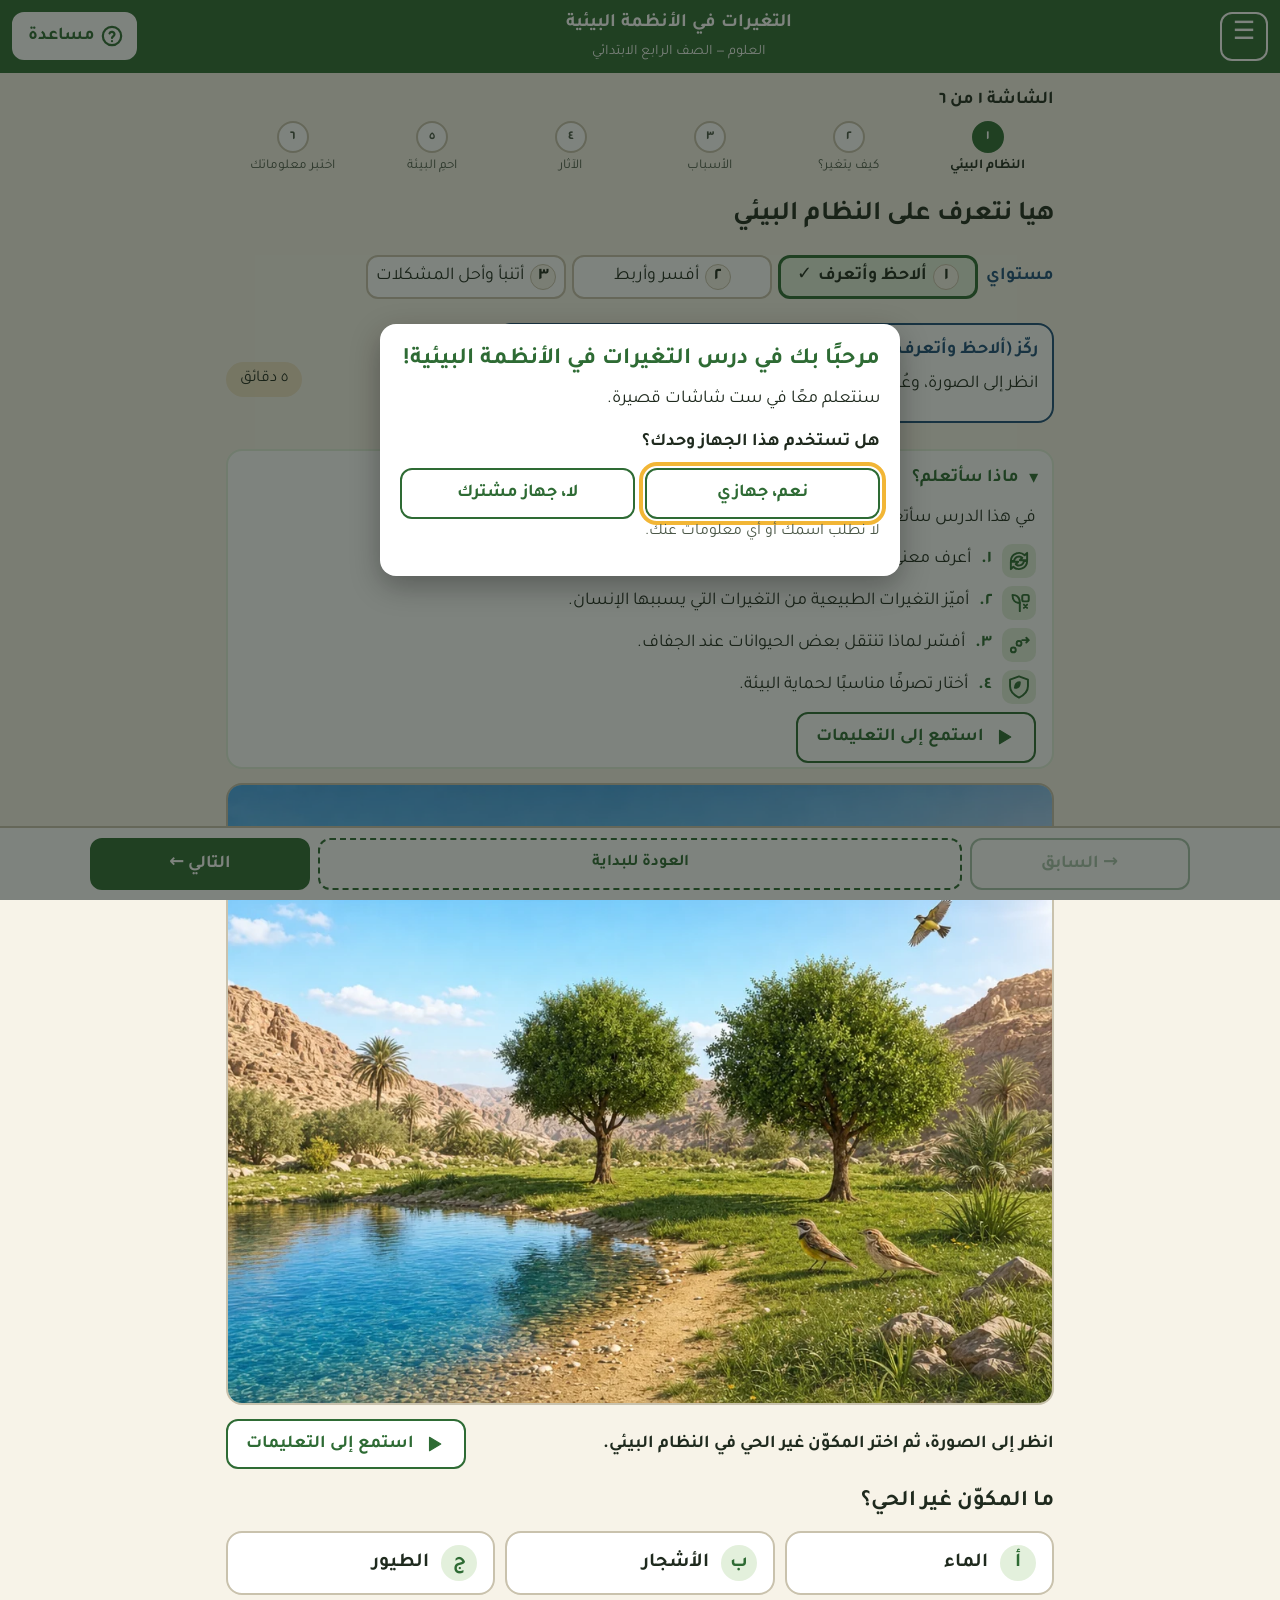
<file: index.html>
<!DOCTYPE html>
<html lang="ar" dir="rtl">
<head>
<meta charset="utf-8">
<meta name="viewport" content="width=device-width, initial-scale=1">
<meta http-equiv="Content-Security-Policy" content="default-src 'self'; img-src 'self' data:; media-src 'self'; style-src 'self'; script-src 'self'; font-src 'self'; connect-src https://pzpaltrdcntqipvvqsbl.supabase.co; object-src 'none'; base-uri 'none'; form-action 'none'">
<meta name="referrer" content="no-referrer">
<meta name="description" content="درس تفاعلي في العلوم للصف الرابع: التغيرات في الأنظمة البيئية">
<title>التغيرات في الأنظمة البيئية</title>
<link rel="icon" href="img/icon.svg" type="image/svg+xml">
<link rel="stylesheet" href="css/style.css">
</head>
<body>
<a class="skip" href="#main">انتقل إلى محتوى الشاشة</a>

<header class="top">
  <button type="button" class="icon-btn" id="btn-menu" aria-haspopup="dialog" aria-controls="panel-menu">
    <span aria-hidden="true">☰</span><span class="sr-only" data-t="buttons.menu"></span>
  </button>
  <div class="brand">
    <p class="brand-title" data-t="site.title"></p>
    <p class="brand-sub" data-t="site.tagline"></p>
  </div>
  <button type="button" class="help-btn" id="btn-help" aria-haspopup="dialog">
    <svg class="help-ico" viewBox="0 0 24 24" aria-hidden="true"><circle cx="12" cy="12" r="10"/><path d="M9.3 9.2a2.8 2.8 0 0 1 5.4 1c0 1.9-2.7 2.4-2.7 4"/><path d="M12 17.6v.1"/></svg>
    <span data-t="buttons.helpBtn"></span>
  </button>
</header>

<nav class="progress" aria-label="التقدم في الدرس">
  <p id="progress-label" class="progress-label"></p>
  <ol id="progress-steps" class="progress-steps"></ol>
</nav>

<main id="main" tabindex="-1"></main>

<footer class="bottom">
  <button type="button" class="nav-btn" id="btn-prev"><span aria-hidden="true">→</span> <span data-t="buttons.prev"></span></button>
  <button type="button" class="nav-btn ghost" id="btn-home" data-t="buttons.home"></button>
  <button type="button" class="nav-btn primary" id="btn-next"><span data-t="buttons.next"></span> <span aria-hidden="true">←</span></button>
</footer>

<div id="live" class="sr-only" aria-live="polite"></div>
<div id="layer"></div>

<noscript><p class="noscript">يحتاج هذا الدرس إلى تفعيل JavaScript في المتصفح. جرّب متصفحًا آخر، أو اسأل معلمك عند التواصل معه.</p></noscript>
<script src="js/content.js"></script>
<script src="js/content-11.js"></script>
<script src="js/config.js"></script>
<script src="js/store.js"></script>
<script src="js/api.js"></script>
<script src="js/ext.js"></script>
<script src="js/app.js"></script>
</body>
</html>
</file>
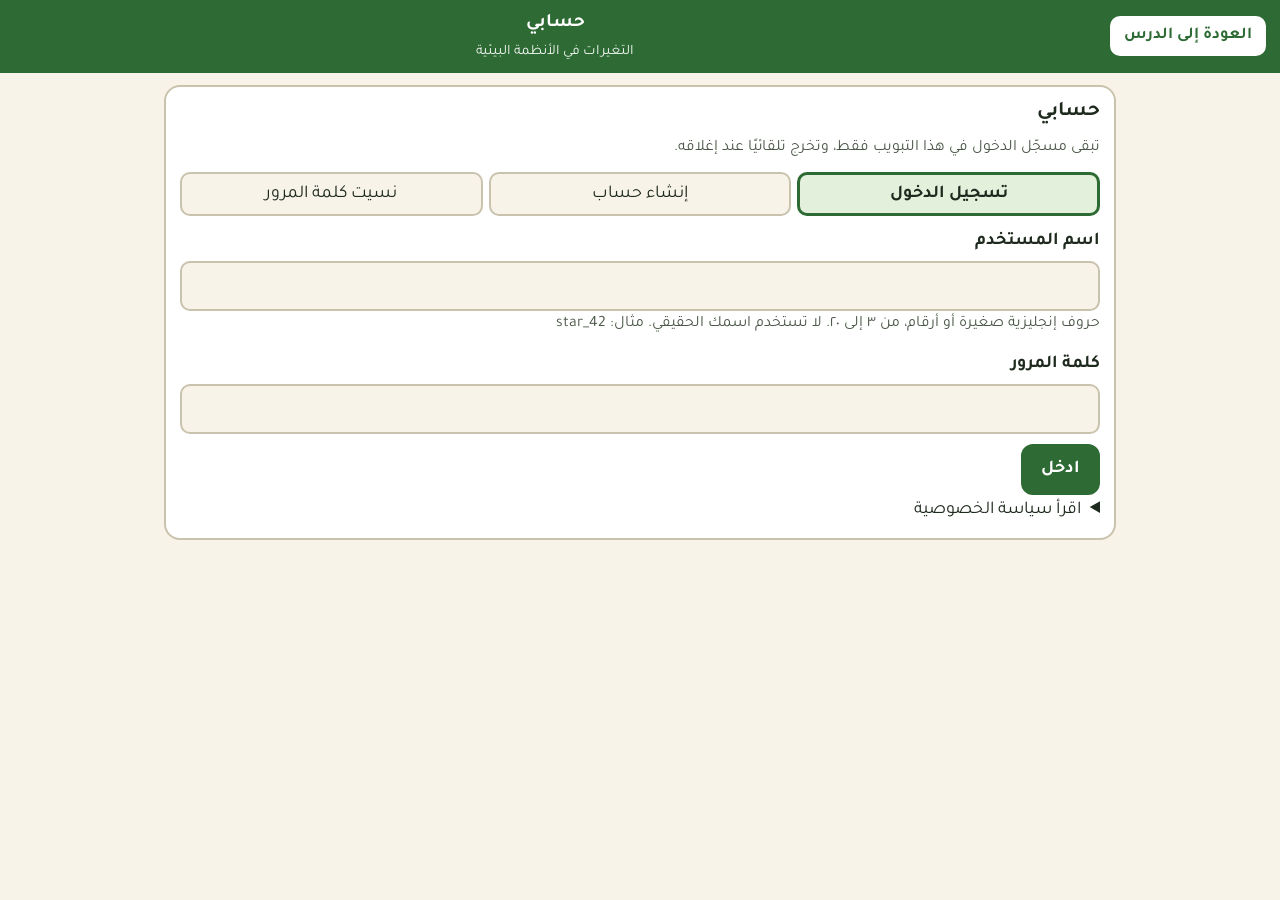
<file: account.html>
<!DOCTYPE html>
<html lang="ar" dir="rtl">
<head>
<meta charset="utf-8">
<meta name="viewport" content="width=device-width, initial-scale=1">
<meta http-equiv="Content-Security-Policy" content="default-src 'self'; img-src 'self' data:; media-src 'self'; style-src 'self'; script-src 'self'; font-src 'self'; connect-src https://pzpaltrdcntqipvvqsbl.supabase.co; object-src 'none'; base-uri 'none'; form-action 'none'">
<meta name="referrer" content="no-referrer">
<meta name="robots" content="noindex">
<title>حسابي — التغيرات في الأنظمة البيئية</title>
<link rel="icon" href="img/icon.svg" type="image/svg+xml">
<link rel="stylesheet" href="css/style.css">
<link rel="stylesheet" href="css/accounts.css">
</head>
<body class="portal">
<header class="top portal-top">
  <a class="btn small-btn" href="index.html" id="back">العودة إلى الدرس</a>
  <div class="brand"><p class="brand-title">حسابي</p><p class="brand-sub">التغيرات في الأنظمة البيئية</p></div>
</header>
<main id="main" class="portal-main" tabindex="-1"><p class="small">جارٍ التحميل…</p></main>
<div id="live" class="sr-only" aria-live="polite"></div>
<script src="js/content.js"></script>
<script src="js/content-11.js"></script>
<script src="js/config.js"></script>
<script src="js/api.js"></script>
<script src="js/portal.js"></script>
<script src="js/account.js"></script>
</body>
</html>
</file>
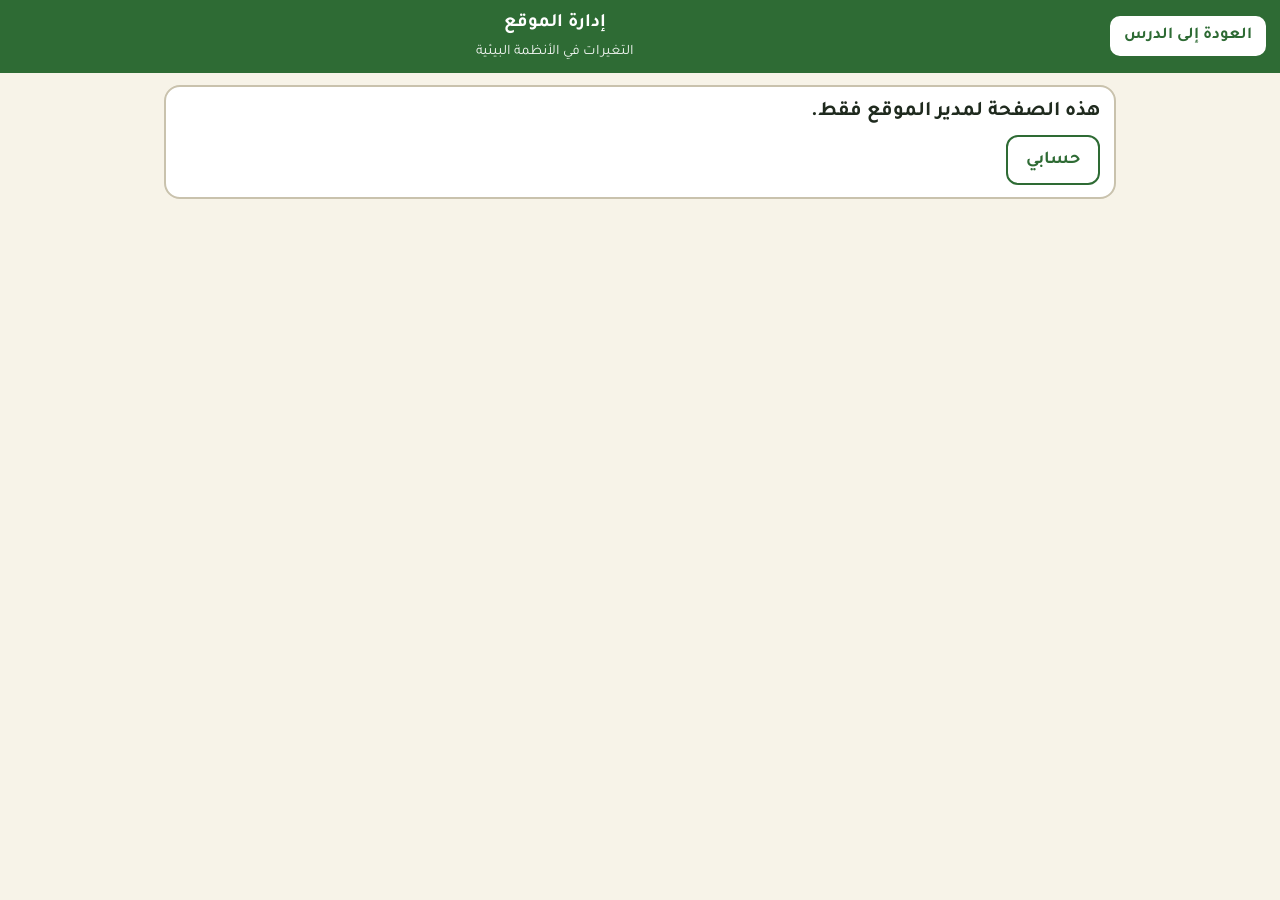
<file: admin.html>
<!DOCTYPE html>
<html lang="ar" dir="rtl">
<head>
<meta charset="utf-8">
<meta name="viewport" content="width=device-width, initial-scale=1">
<meta http-equiv="Content-Security-Policy" content="default-src 'self'; img-src 'self' data:; media-src 'self'; style-src 'self'; script-src 'self'; font-src 'self'; connect-src https://pzpaltrdcntqipvvqsbl.supabase.co; object-src 'none'; base-uri 'none'; form-action 'none'">
<meta name="referrer" content="no-referrer">
<meta name="robots" content="noindex">
<title>إدارة الموقع — التغيرات في الأنظمة البيئية</title>
<link rel="icon" href="img/icon.svg" type="image/svg+xml">
<link rel="stylesheet" href="css/style.css">
<link rel="stylesheet" href="css/accounts.css">
</head>
<body class="portal">
<header class="top portal-top">
  <a class="btn small-btn" href="index.html" id="back">العودة إلى الدرس</a>
  <div class="brand"><p class="brand-title">إدارة الموقع</p><p class="brand-sub">التغيرات في الأنظمة البيئية</p></div>
</header>
<main id="main" class="portal-main" tabindex="-1"><p class="small">جارٍ التحميل…</p></main>
<div id="live" class="sr-only" aria-live="polite"></div>
<script src="js/content.js"></script>
<script src="js/content-11.js"></script>
<script src="js/config.js"></script>
<script src="js/api.js"></script>
<script src="js/portal.js"></script>
<script src="js/admin.js"></script>
</body>
</html>
</file>
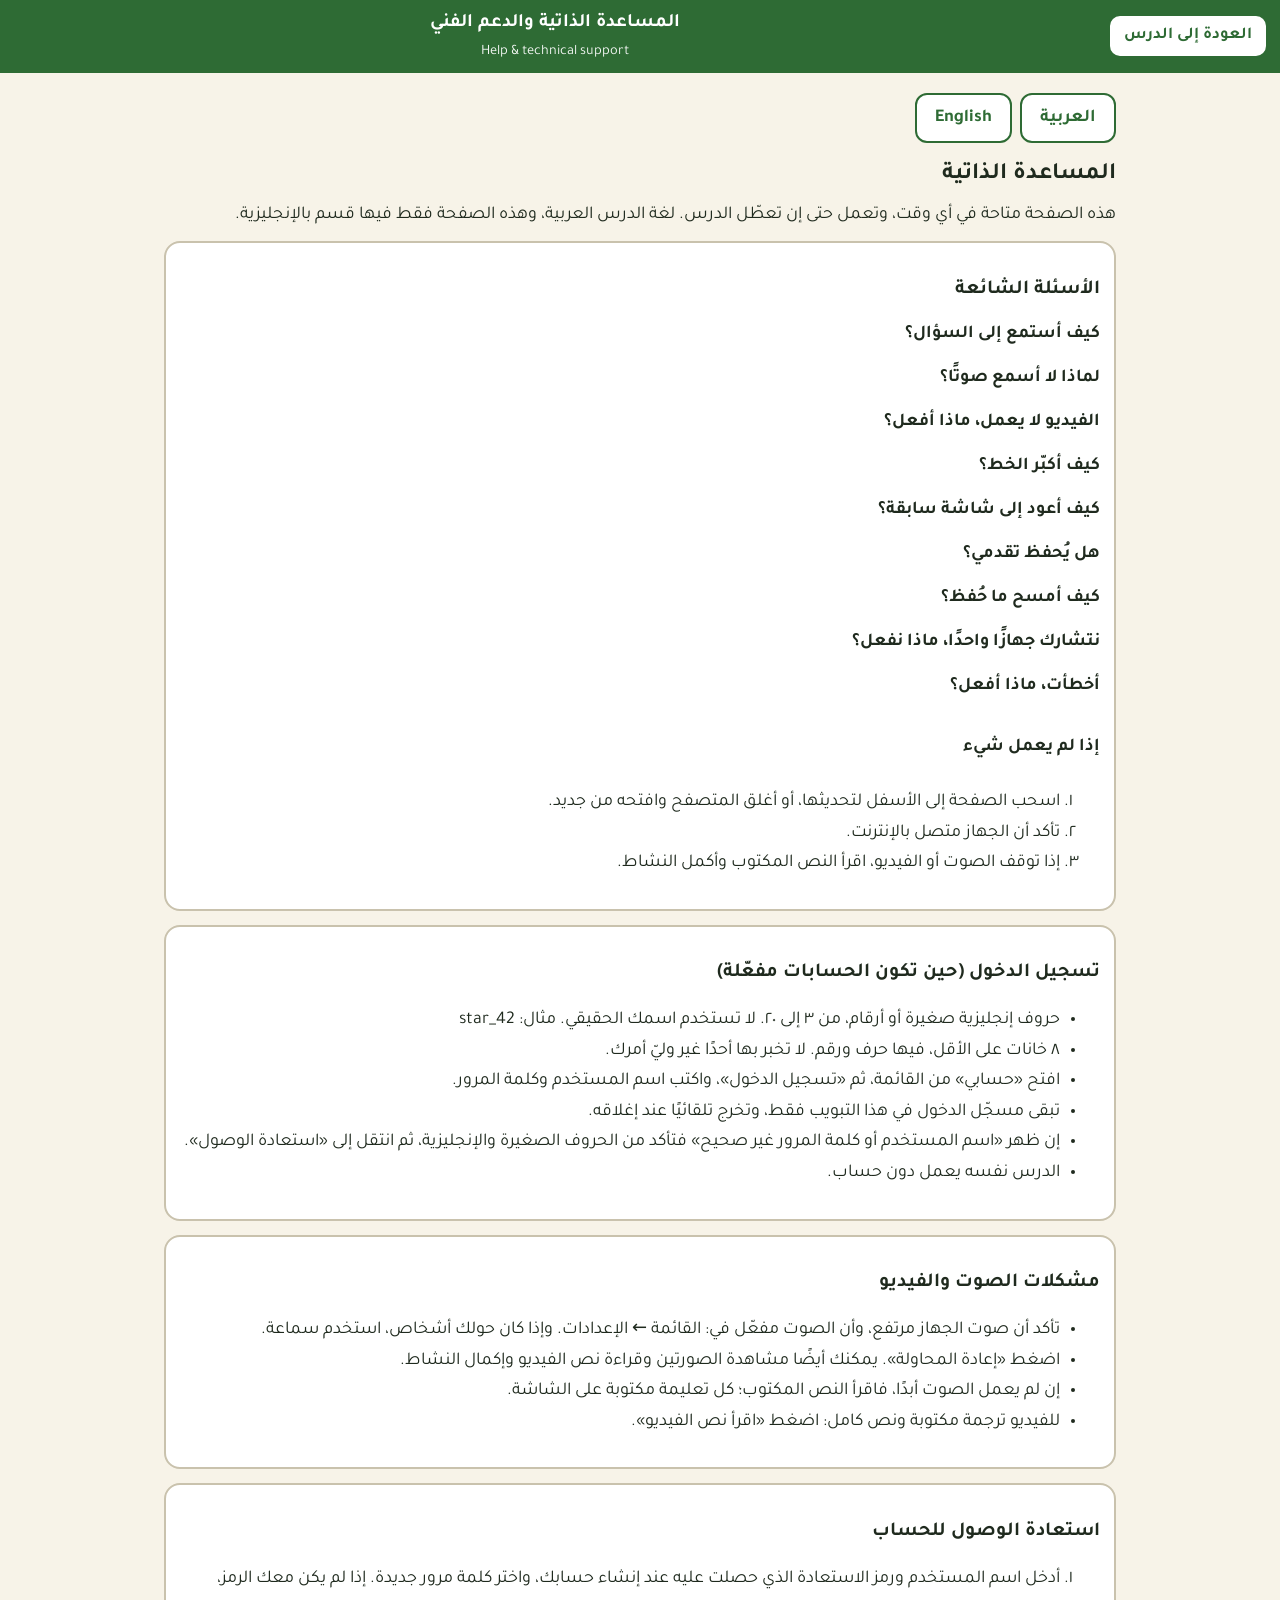
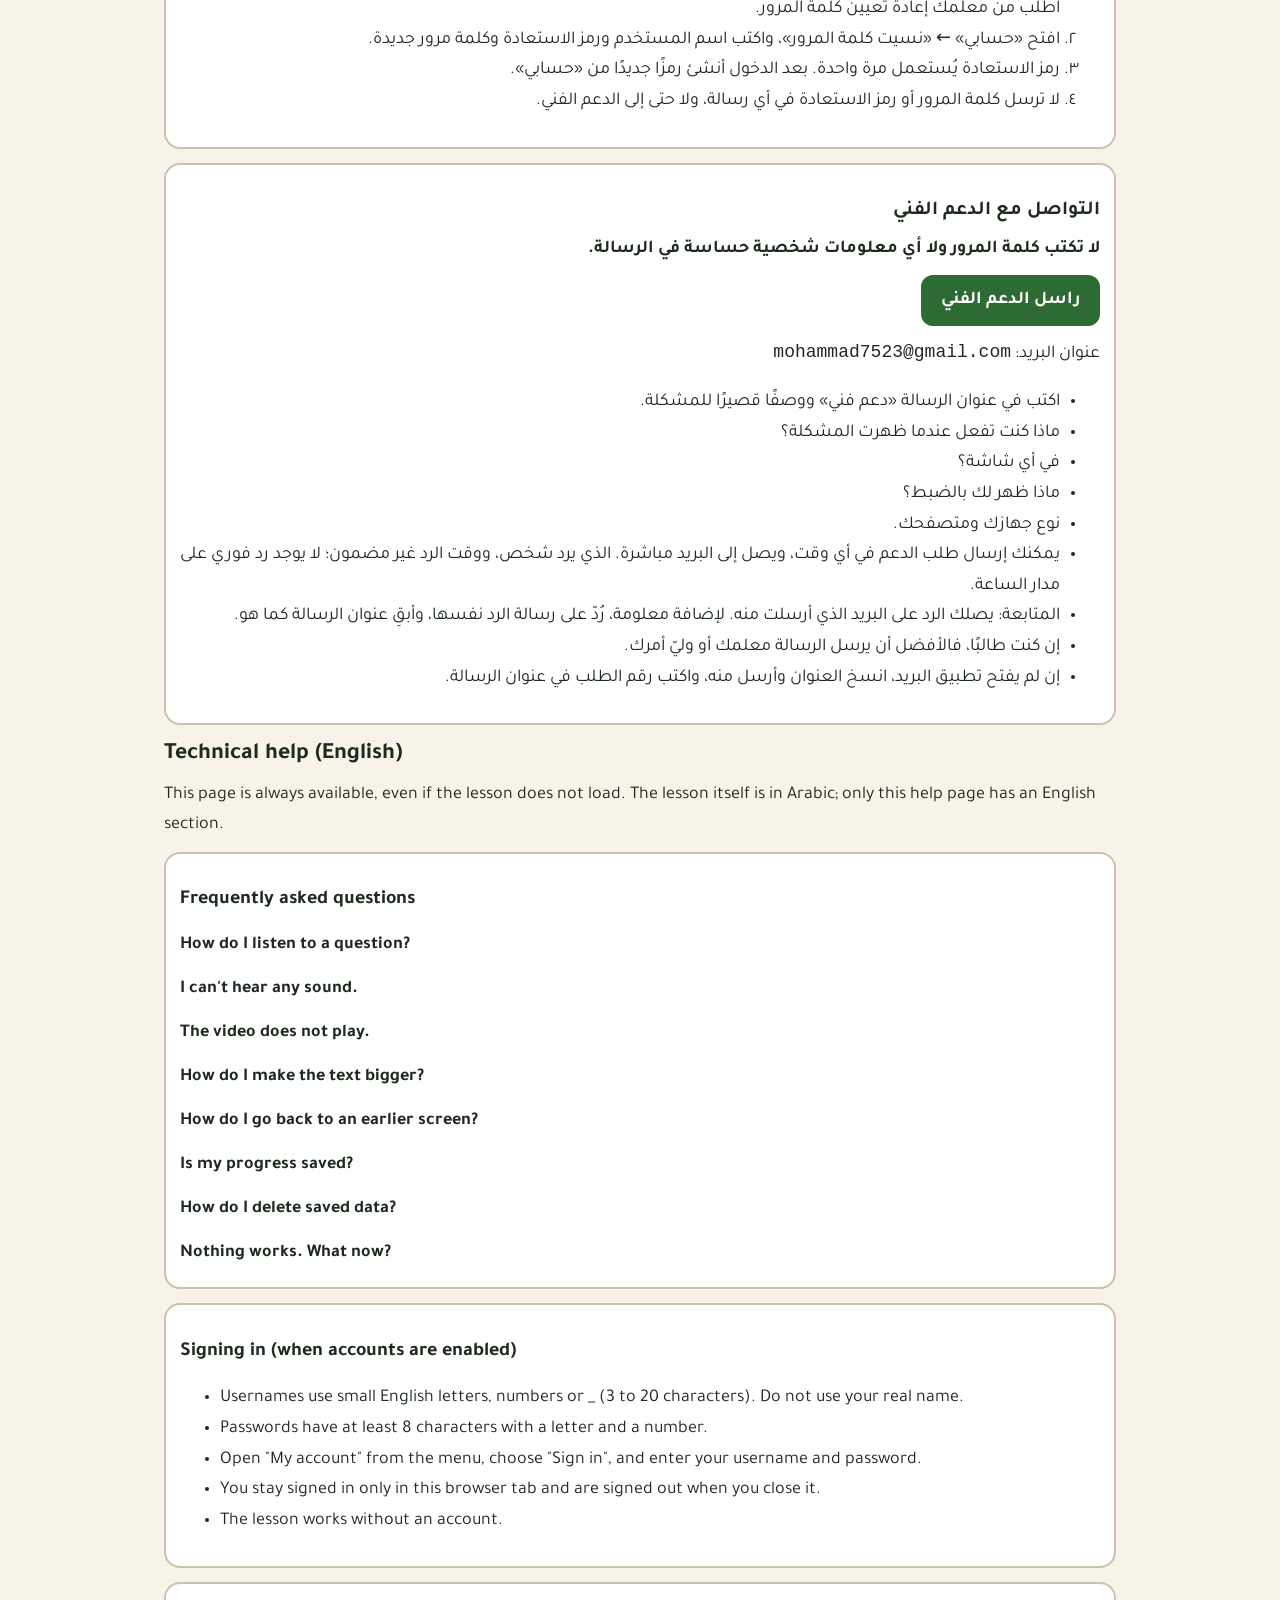
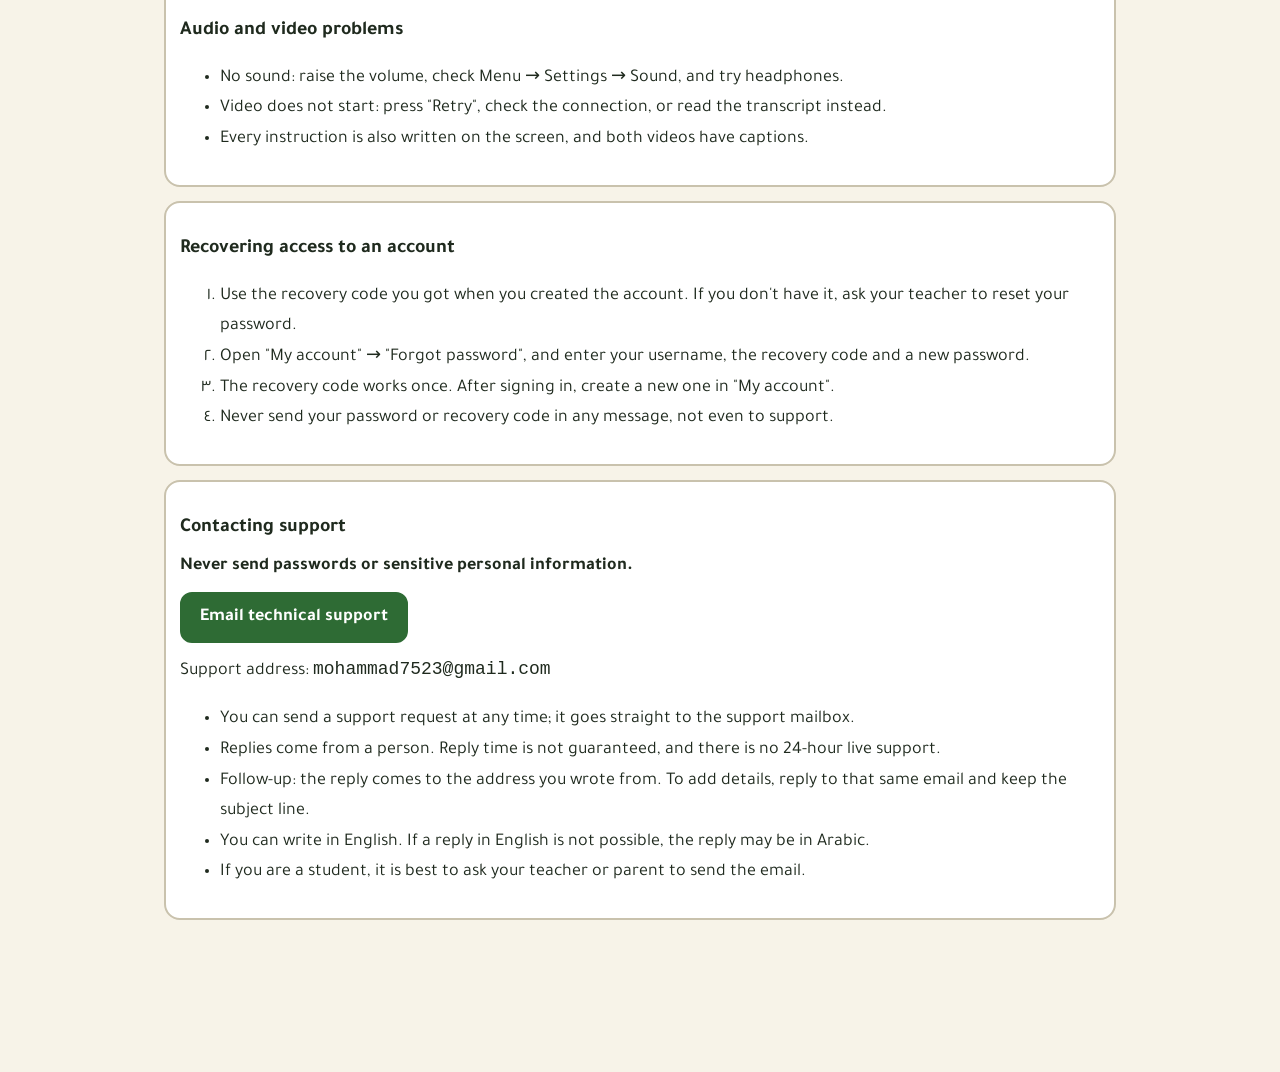
<file: support.html>
<!DOCTYPE html>
<html lang="ar" dir="rtl">
<head>
<meta charset="utf-8">
<meta name="viewport" content="width=device-width, initial-scale=1">
<meta http-equiv="Content-Security-Policy" content="default-src 'self'; img-src 'self' data:; style-src 'self'; script-src 'none'; font-src 'self'; connect-src 'none'; object-src 'none'; base-uri 'none'; form-action 'none'">
<meta name="referrer" content="no-referrer">
<title>المساعدة الذاتية والدعم الفني — Help &amp; support</title>
<link rel="icon" href="img/icon.svg" type="image/svg+xml">
<link rel="stylesheet" href="css/style.css">
<link rel="stylesheet" href="css/accounts.css">
</head>
<body class="portal">
<header class="top portal-top"><a class="btn small-btn" href="index.html">العودة إلى الدرس</a><div class="brand"><p class="brand-title">المساعدة الذاتية والدعم الفني</p><p class="brand-sub" lang="en" dir="ltr">Help &amp; technical support</p></div></header>
<main id="main" class="portal-main">
<nav class="sh-lang" aria-label="اللغة / Language"><a class="btn" href="#ar">العربية</a><a class="btn" href="#en" lang="en">English</a></nav>
<section class="sh-section" lang="ar" dir="rtl" id="ar">
<h2>المساعدة الذاتية</h2>
<p>هذه الصفحة متاحة في أي وقت، وتعمل حتى إن تعطّل الدرس. لغة الدرس العربية، وهذه الصفحة فقط فيها قسم بالإنجليزية.</p>
<section class="p-card"><h3>الأسئلة الشائعة</h3><details class="faq"><summary>كيف أستمع إلى السؤال؟</summary><p>اضغط «استمع إلى التعليمات» بجانب السؤال. اضغطه مرة أخرى لإيقافه.</p></details>
<details class="faq"><summary>لماذا لا أسمع صوتًا؟</summary><p>تأكد أن صوت الجهاز مرتفع، وأن الصوت مفعّل في: القائمة ← الإعدادات. وإذا كان حولك أشخاص، استخدم سماعة.</p></details>
<details class="faq"><summary>الفيديو لا يعمل، ماذا أفعل؟</summary><p>اضغط «إعادة المحاولة». يمكنك أيضًا مشاهدة الصورتين وقراءة نص الفيديو وإكمال النشاط.</p></details>
<details class="faq"><summary>كيف أكبّر الخط؟</summary><p>القائمة ← الإعدادات ← حجم الخط ← كبير.</p></details>
<details class="faq"><summary>كيف أعود إلى شاشة سابقة؟</summary><p>اضغط «السابق»، أو افتح القائمة واختر الشاشة من الفهرس.</p></details>
<details class="faq"><summary>هل يُحفظ تقدمي؟</summary><p>على الجهاز المشترك: لا، يُمسح كل شيء عند إنهاء الجلسة. على جهازك أنت: فقط إذا اخترت «نعم، احفظ تقدمي»، وعندها نحفظ الشاشات التي أكملتها، وعدد محاولاتك، ونتيجة محاولتك الأولى، والشارة، وإعداداتك، ولا نحفظ إجاباتك ولا ما كتبته. ويبقى ذلك بعد إنهاء الجلسة حتى تمسحه.</p></details>
<details class="faq"><summary>كيف أمسح ما حُفظ؟</summary><p>القائمة ← الخصوصية ← مسح بيانات الجلسة، أو «امسح تقدمي» بعد إنهاء الجلسة.</p></details>
<details class="faq"><summary>نتشارك جهازًا واحدًا، ماذا نفعل؟</summary><p>اختارا «جهاز مشترك» في البداية، وتناوبا على الضغط والقراءة. وعند الانتهاء اضغطا «إنهاء الجلسة» قبل أن يبدأ غيركما.</p></details>
<details class="faq"><summary>أخطأت، ماذا أفعل؟</summary><p>لا بأس! اقرأ التلميح وحاول مرة أخرى. يمكنك أيضًا الضغط على «إعادة التدريب».</p></details><h4>إذا لم يعمل شيء</h4><ol><li>اسحب الصفحة إلى الأسفل لتحديثها، أو أغلق المتصفح وافتحه من جديد.</li><li>تأكد أن الجهاز متصل بالإنترنت.</li><li>إذا توقف الصوت أو الفيديو، اقرأ النص المكتوب وأكمل النشاط.</li></ol></section>
<section class="p-card"><h3>تسجيل الدخول (حين تكون الحسابات مفعّلة)</h3><ul><li>حروف إنجليزية صغيرة أو أرقام، من ٣ إلى ٢٠. لا تستخدم اسمك الحقيقي. مثال: star_42</li><li>٨ خانات على الأقل، فيها حرف ورقم. لا تخبر بها أحدًا غير وليّ أمرك.</li><li>افتح «حسابي» من القائمة، ثم «تسجيل الدخول»، واكتب اسم المستخدم وكلمة المرور.</li><li>تبقى مسجّل الدخول في هذا التبويب فقط، وتخرج تلقائيًا عند إغلاقه.</li><li>إن ظهر «اسم المستخدم أو كلمة المرور غير صحيح» فتأكد من الحروف الصغيرة والإنجليزية، ثم انتقل إلى «استعادة الوصول».</li><li>الدرس نفسه يعمل دون حساب.</li></ul></section>
<section class="p-card"><h3>مشكلات الصوت والفيديو</h3><ul><li>تأكد أن صوت الجهاز مرتفع، وأن الصوت مفعّل في: القائمة ← الإعدادات. وإذا كان حولك أشخاص، استخدم سماعة.</li><li>اضغط «إعادة المحاولة». يمكنك أيضًا مشاهدة الصورتين وقراءة نص الفيديو وإكمال النشاط.</li><li>إن لم يعمل الصوت أبدًا، فاقرأ النص المكتوب؛ كل تعليمة مكتوبة على الشاشة.</li><li>للفيديو ترجمة مكتوبة ونص كامل: اضغط «اقرأ نص الفيديو».</li></ul></section>
<section class="p-card"><h3>استعادة الوصول للحساب</h3><ol><li>أدخل اسم المستخدم ورمز الاستعادة الذي حصلت عليه عند إنشاء حسابك، واختر كلمة مرور جديدة. إذا لم يكن معك الرمز، اطلب من معلمك إعادة تعيين كلمة المرور.</li><li>افتح «حسابي» ← «نسيت كلمة المرور»، واكتب اسم المستخدم ورمز الاستعادة وكلمة مرور جديدة.</li><li>رمز الاستعادة يُستعمل مرة واحدة. بعد الدخول أنشئ رمزًا جديدًا من «حسابي».</li><li>لا ترسل كلمة المرور أو رمز الاستعادة في أي رسالة، ولا حتى إلى الدعم الفني.</li></ol></section>
<section class="p-card" id="contact-ar"><h3>التواصل مع الدعم الفني</h3><p class="warn"><b>لا تكتب كلمة المرور ولا أي معلومات شخصية حساسة في الرسالة.</b></p>
<p><a class="btn primary" href="mailto:mohammad7523@gmail.com?subject=%D8%AF%D8%B9%D9%85%20%D9%81%D9%86%D9%8A%20%E2%80%94%20%D9%85%D9%88%D9%82%D8%B9%20%C2%AB%D8%A7%D9%84%D8%AA%D8%BA%D9%8A%D8%B1%D8%A7%D8%AA%20%D9%81%D9%8A%20%D8%A7%D9%84%D8%A3%D9%86%D8%B8%D9%85%D8%A9%20%D8%A7%D9%84%D8%A8%D9%8A%D8%A6%D9%8A%D8%A9%C2%BB&amp;body=%D8%B5%D9%81%20%D8%A7%D9%84%D9%85%D8%B4%D9%83%D9%84%D8%A9%3A%0A-%20%D9%85%D8%A7%D8%B0%D8%A7%20%D9%83%D9%86%D8%AA%20%D8%AA%D9%81%D8%B9%D9%84%D8%9F%0A-%20%D9%81%D9%8A%20%D8%A3%D9%8A%20%D8%B4%D8%A7%D8%B4%D8%A9%D8%9F%0A-%20%D9%85%D8%A7%D8%B0%D8%A7%20%D8%B8%D9%87%D8%B1%20%D9%84%D9%83%D8%9F%0A-%20%D9%86%D9%88%D8%B9%20%D8%A7%D9%84%D8%AC%D9%87%D8%A7%D8%B2%20%D9%88%D8%A7%D9%84%D9%85%D8%AA%D8%B5%D9%81%D8%AD%3A%0A%0A(%D9%84%D8%A7%20%D8%AA%D9%83%D8%AA%D8%A8%20%D9%83%D9%84%D9%85%D8%A9%20%D8%A7%D9%84%D9%85%D8%B1%D9%88%D8%B1%20%D9%88%D9%84%D8%A7%20%D8%A3%D9%8A%20%D9%85%D8%B9%D9%84%D9%88%D9%85%D8%A7%D8%AA%20%D8%B4%D8%AE%D8%B5%D9%8A%D8%A9)">راسل الدعم الفني</a></p>
<p>عنوان البريد: <span class="email" dir="ltr">mohammad7523@gmail.com</span></p>
<ul><li>اكتب في عنوان الرسالة «دعم فني» ووصفًا قصيرًا للمشكلة.</li><li>ماذا كنت تفعل عندما ظهرت المشكلة؟</li><li>في أي شاشة؟</li><li>ماذا ظهر لك بالضبط؟</li><li>نوع جهازك ومتصفحك.</li><li>يمكنك إرسال طلب الدعم في أي وقت، ويصل إلى البريد مباشرة. الذي يرد شخص، ووقت الرد غير مضمون؛ لا يوجد رد فوري على مدار الساعة.</li><li>المتابعة: يصلك الرد على البريد الذي أرسلت منه. لإضافة معلومة، رُدّ على رسالة الرد نفسها، وأبقِ عنوان الرسالة كما هو.</li><li>إن كنت طالبًا، فالأفضل أن يرسل الرسالة معلمك أو وليّ أمرك.</li><li>إن لم يفتح تطبيق البريد، انسخ العنوان وأرسل منه، واكتب رقم الطلب في عنوان الرسالة.</li></ul></section>
</section>
<section class="sh-section" lang="en" dir="ltr" id="en">
<h2>Technical help (English)</h2>
<p>This page is always available, even if the lesson does not load. The lesson itself is in Arabic; only this help page has an English section.</p>
<section class="p-card"><h3>Frequently asked questions</h3><details class="faq"><summary>How do I listen to a question?</summary><p>Press the listen button next to the question (the speaker icon). Press it again to stop.</p></details>
<details class="faq"><summary>I can't hear any sound.</summary><p>Turn up the device volume and check that sound is on in Menu → Settings. If people are around you, use headphones or read the text.</p></details>
<details class="faq"><summary>The video does not play.</summary><p>Press "Retry". You can also look at the two pictures and read the video transcript, then continue the lesson.</p></details>
<details class="faq"><summary>How do I make the text bigger?</summary><p>Menu → Settings → Font size → Large.</p></details>
<details class="faq"><summary>How do I go back to an earlier screen?</summary><p>Press "Previous", or open the menu and pick the screen from the index.</p></details>
<details class="faq"><summary>Is my progress saved?</summary><p>On a shared device: no, everything is cleared when the session ends. On your own device: only if you chose to save it. It is kept for 30 days.</p></details>
<details class="faq"><summary>How do I delete saved data?</summary><p>Menu → Privacy → Clear session data, or "Clear my progress" after ending the session. With an account: My account → My data.</p></details>
<details class="faq"><summary>Nothing works. What now?</summary><p>Reload the page or reopen the browser, check the internet connection, and try another browser. If it still fails, contact support below.</p></details></section>
<section class="p-card"><h3>Signing in (when accounts are enabled)</h3><ul><li>Usernames use small English letters, numbers or _ (3 to 20 characters). Do not use your real name.</li>
<li>Passwords have at least 8 characters with a letter and a number.</li>
<li>Open "My account" from the menu, choose "Sign in", and enter your username and password.</li>
<li>You stay signed in only in this browser tab and are signed out when you close it.</li>
<li>The lesson works without an account.</li></ul></section>
<section class="p-card"><h3>Audio and video problems</h3><ul><li>No sound: raise the volume, check Menu → Settings → Sound, and try headphones.</li>
<li>Video does not start: press "Retry", check the connection, or read the transcript instead.</li>
<li>Every instruction is also written on the screen, and both videos have captions.</li></ul></section>
<section class="p-card"><h3>Recovering access to an account</h3><ol><li>Use the recovery code you got when you created the account. If you don't have it, ask your teacher to reset your password.</li>
<li>Open "My account" → "Forgot password", and enter your username, the recovery code and a new password.</li>
<li>The recovery code works once. After signing in, create a new one in "My account".</li>
<li>Never send your password or recovery code in any message, not even to support.</li></ol></section>
<section class="p-card" id="contact-en"><h3>Contacting support</h3><p class="warn"><b>Never send passwords or sensitive personal information.</b></p>
<p><a class="btn primary" href="mailto:mohammad7523@gmail.com?subject=Technical%20support%20%E2%80%94%20%22Changes%20in%20Ecosystems%22%20website&amp;body=Describe%20the%20problem%3A%0A-%20What%20were%20you%20doing%3F%0A-%20Which%20screen%20(1%E2%80%936)%3F%0A-%20What%20did%20you%20see%3F%0A-%20Device%20and%20browser%3A%0A%0A(Do%20not%20write%20passwords%20or%20personal%20information)">Email technical support</a></p>
<p>Support address: <span class="email">mohammad7523@gmail.com</span></p>
<ul><li>You can send a support request at any time; it goes straight to the support mailbox.</li>
<li>Replies come from a person. Reply time is not guaranteed, and there is no 24-hour live support.</li>
<li>Follow-up: the reply comes to the address you wrote from. To add details, reply to that same email and keep the subject line.</li>
<li>You can write in English. If a reply in English is not possible, the reply may be in Arabic.</li>
<li>If you are a student, it is best to ask your teacher or parent to send the email.</li></ul></section>
</section>
</main>
</body>
</html>
</file>
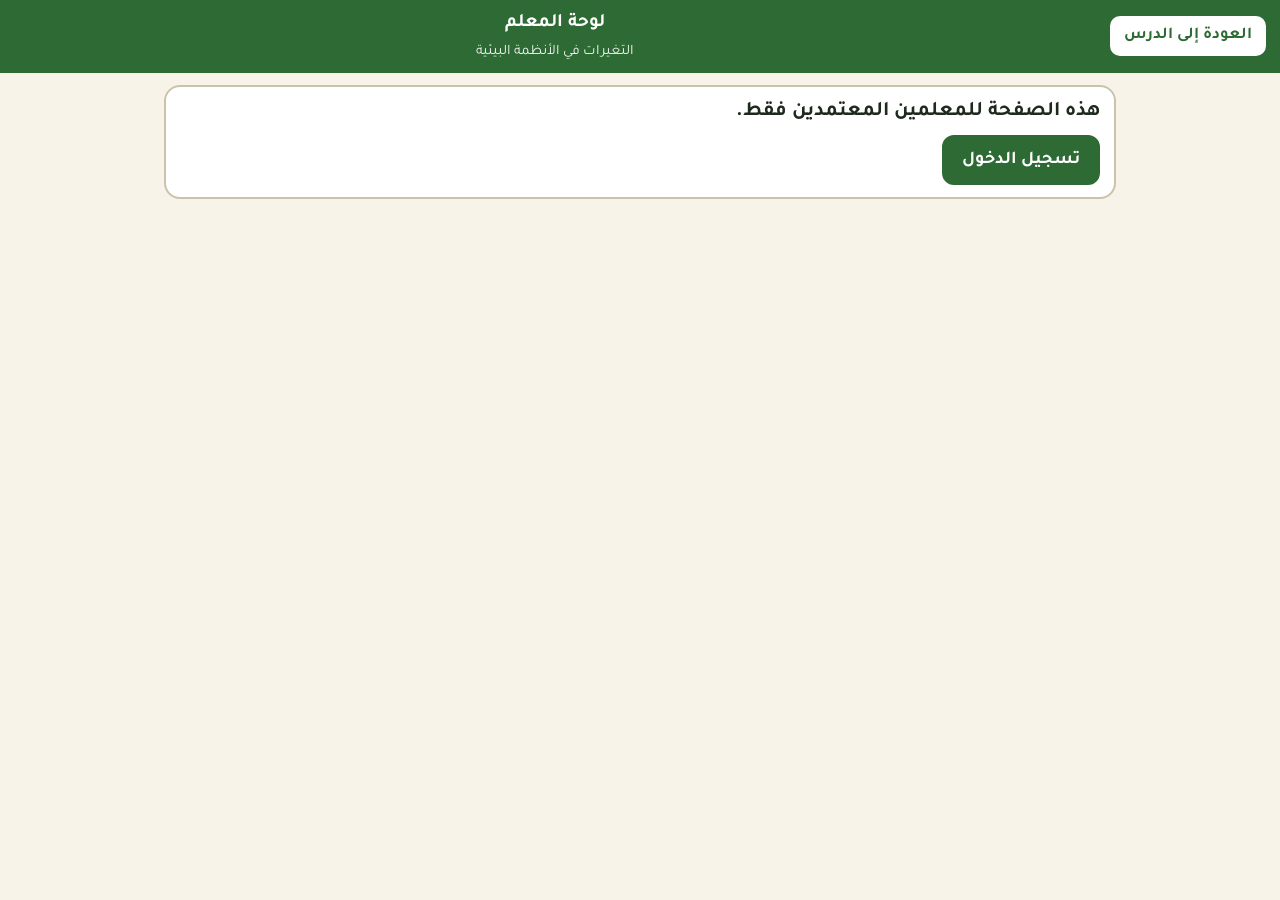
<file: teacher.html>
<!DOCTYPE html>
<html lang="ar" dir="rtl">
<head>
<meta charset="utf-8">
<meta name="viewport" content="width=device-width, initial-scale=1">
<meta http-equiv="Content-Security-Policy" content="default-src 'self'; img-src 'self' data:; media-src 'self'; style-src 'self'; script-src 'self'; font-src 'self'; connect-src https://pzpaltrdcntqipvvqsbl.supabase.co; object-src 'none'; base-uri 'none'; form-action 'none'">
<meta name="referrer" content="no-referrer">
<meta name="robots" content="noindex">
<title>لوحة المعلم — التغيرات في الأنظمة البيئية</title>
<link rel="icon" href="img/icon.svg" type="image/svg+xml">
<link rel="stylesheet" href="css/style.css">
<link rel="stylesheet" href="css/accounts.css">
</head>
<body class="portal">
<header class="top portal-top">
  <a class="btn small-btn" href="index.html" id="back">العودة إلى الدرس</a>
  <div class="brand"><p class="brand-title">لوحة المعلم</p><p class="brand-sub">التغيرات في الأنظمة البيئية</p></div>
</header>
<main id="main" class="portal-main" tabindex="-1"><p class="small">جارٍ التحميل…</p></main>
<div id="live" class="sr-only" aria-live="polite"></div>
<script src="js/content.js"></script>
<script src="js/content-11.js"></script>
<script src="js/config.js"></script>
<script src="js/api.js"></script>
<script src="js/portal.js"></script>
<script src="js/teacher.js"></script>
</body>
</html>
</file>
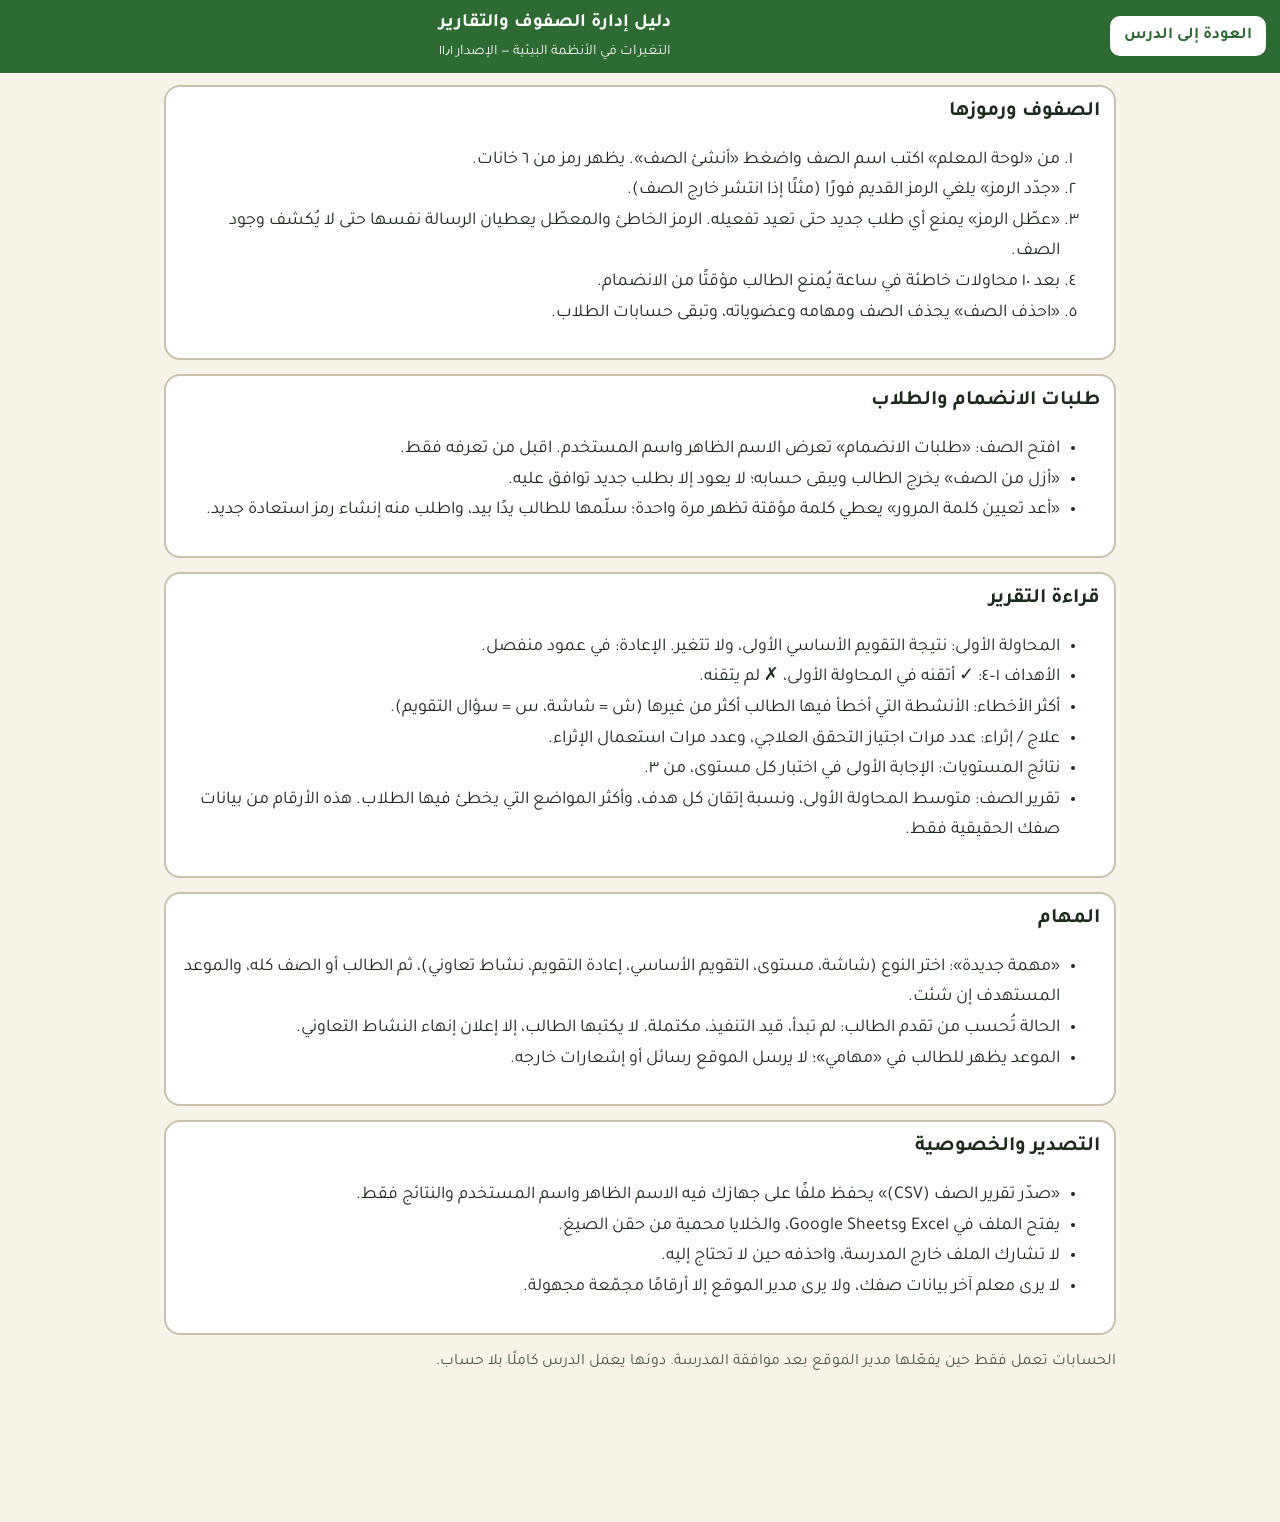
<file: guides/class-management.html>
<!DOCTYPE html>
<html lang="ar" dir="rtl">
<head>
<meta charset="utf-8">
<meta name="viewport" content="width=device-width, initial-scale=1">
<meta http-equiv="Content-Security-Policy" content="default-src 'self'; img-src 'self' data:; style-src 'self'; script-src 'none'; font-src 'self'; connect-src 'none'; object-src 'none'; base-uri 'none'; form-action 'none'">
<meta name="referrer" content="no-referrer">
<title>دليل إدارة الصفوف والتقارير — التغيرات في الأنظمة البيئية</title>
<link rel="icon" href="../img/icon.svg" type="image/svg+xml">
<link rel="stylesheet" href="../css/style.css">
<link rel="stylesheet" href="../css/accounts.css">
</head>
<body class="portal">
<header class="top portal-top"><a class="btn small-btn" href="../index.html">العودة إلى الدرس</a><div class="brand"><p class="brand-title">دليل إدارة الصفوف والتقارير</p><p class="brand-sub">التغيرات في الأنظمة البيئية — الإصدار ١١٫١</p></div></header>
<main id="main" class="portal-main">
<section class="p-card"><h2>الصفوف ورموزها</h2><ol><li>من «لوحة المعلم» اكتب اسم الصف واضغط «أنشئ الصف». يظهر رمز من ٦ خانات.</li><li>«جدّد الرمز» يلغي الرمز القديم فورًا (مثلًا إذا انتشر خارج الصف).</li><li>«عطّل الرمز» يمنع أي طلب جديد حتى تعيد تفعيله. الرمز الخاطئ والمعطّل يعطيان الرسالة نفسها حتى لا يُكشف وجود الصف.</li><li>بعد ١٠ محاولات خاطئة في ساعة يُمنع الطالب مؤقتًا من الانضمام.</li><li>«احذف الصف» يحذف الصف ومهامه وعضوياته، وتبقى حسابات الطلاب.</li></ol></section>
<section class="p-card"><h2>طلبات الانضمام والطلاب</h2><ul><li>افتح الصف: «طلبات الانضمام» تعرض الاسم الظاهر واسم المستخدم. اقبل من تعرفه فقط.</li><li>«أزل من الصف» يخرج الطالب ويبقى حسابه؛ لا يعود إلا بطلب جديد توافق عليه.</li><li>«أعد تعيين كلمة المرور» يعطي كلمة مؤقتة تظهر مرة واحدة؛ سلّمها للطالب يدًا بيد، واطلب منه إنشاء رمز استعادة جديد.</li></ul></section>
<section class="p-card"><h2>قراءة التقرير</h2><ul><li>المحاولة الأولى: نتيجة التقويم الأساسي الأولى، ولا تتغير. الإعادة: في عمود منفصل.</li><li>الأهداف ١–٤: ✓ أتقنه في المحاولة الأولى، ✗ لم يتقنه.</li><li>أكثر الأخطاء: الأنشطة التي أخطأ فيها الطالب أكثر من غيرها (ش = شاشة، س = سؤال التقويم).</li><li>علاج / إثراء: عدد مرات اجتياز التحقق العلاجي، وعدد مرات استعمال الإثراء.</li><li>نتائج المستويات: الإجابة الأولى في اختبار كل مستوى، من ٣.</li><li>تقرير الصف: متوسط المحاولة الأولى، ونسبة إتقان كل هدف، وأكثر المواضع التي يخطئ فيها الطلاب. هذه الأرقام من بيانات صفك الحقيقية فقط.</li></ul></section>
<section class="p-card"><h2>المهام</h2><ul><li>«مهمة جديدة»: اختر النوع (شاشة، مستوى، التقويم الأساسي، إعادة التقويم، نشاط تعاوني)، ثم الطالب أو الصف كله، والموعد المستهدف إن شئت.</li><li>الحالة تُحسب من تقدم الطالب: لم تبدأ، قيد التنفيذ، مكتملة. لا يكتبها الطالب، إلا إعلان إنهاء النشاط التعاوني.</li><li>الموعد يظهر للطالب في «مهامي»؛ لا يرسل الموقع رسائل أو إشعارات خارجه.</li></ul></section>
<section class="p-card"><h2>التصدير والخصوصية</h2><ul><li>«صدّر تقرير الصف (CSV)» يحفظ ملفًا على جهازك فيه الاسم الظاهر واسم المستخدم والنتائج فقط.</li><li>يفتح الملف في Excel وGoogle Sheets، والخلايا محمية من حقن الصيغ.</li><li>لا تشارك الملف خارج المدرسة، واحذفه حين لا تحتاج إليه.</li><li>لا يرى معلم آخر بيانات صفك، ولا يرى مدير الموقع إلا أرقامًا مجمّعة مجهولة.</li></ul></section>
<p class="small">الحسابات تعمل فقط حين يفعّلها مدير الموقع بعد موافقة المدرسة. دونها يعمل الدرس كاملًا بلا حساب.</p>
</main>
</body>
</html>
</file>
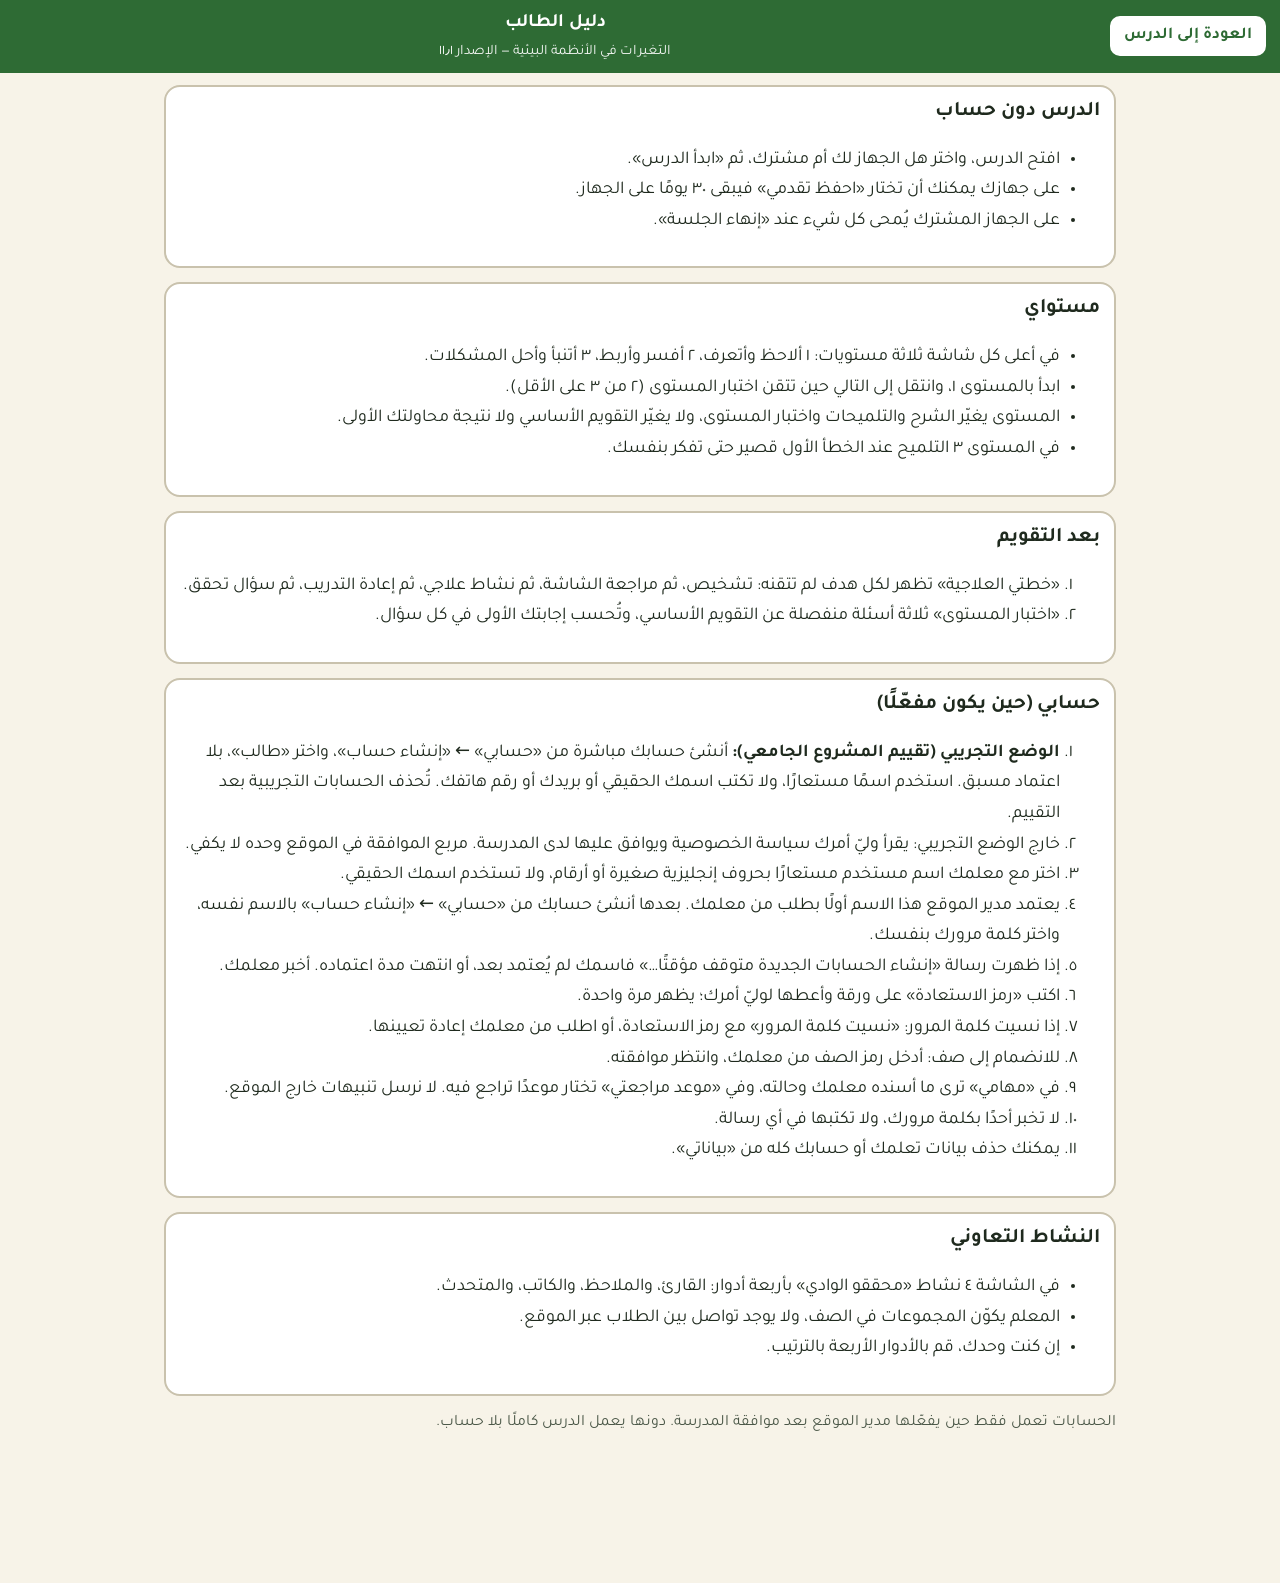
<file: guides/student.html>
<!DOCTYPE html>
<html lang="ar" dir="rtl">
<head>
<meta charset="utf-8">
<meta name="viewport" content="width=device-width, initial-scale=1">
<meta http-equiv="Content-Security-Policy" content="default-src 'self'; img-src 'self' data:; style-src 'self'; script-src 'none'; font-src 'self'; connect-src 'none'; object-src 'none'; base-uri 'none'; form-action 'none'">
<meta name="referrer" content="no-referrer">
<title>دليل الطالب — التغيرات في الأنظمة البيئية</title>
<link rel="icon" href="../img/icon.svg" type="image/svg+xml">
<link rel="stylesheet" href="../css/style.css">
<link rel="stylesheet" href="../css/accounts.css">
</head>
<body class="portal">
<header class="top portal-top"><a class="btn small-btn" href="../index.html">العودة إلى الدرس</a><div class="brand"><p class="brand-title">دليل الطالب</p><p class="brand-sub">التغيرات في الأنظمة البيئية — الإصدار ١١٫١</p></div></header>
<main id="main" class="portal-main">
<section class="p-card"><h2>الدرس دون حساب</h2><ul><li>افتح الدرس، واختر هل الجهاز لك أم مشترك، ثم «ابدأ الدرس».</li><li>على جهازك يمكنك أن تختار «احفظ تقدمي» فيبقى ٣٠ يومًا على الجهاز.</li><li>على الجهاز المشترك يُمحى كل شيء عند «إنهاء الجلسة».</li></ul></section>
<section class="p-card"><h2>مستواي</h2><ul><li>في أعلى كل شاشة ثلاثة مستويات: ١ ألاحظ وأتعرف، ٢ أفسر وأربط، ٣ أتنبأ وأحل المشكلات.</li><li>ابدأ بالمستوى ١، وانتقل إلى التالي حين تتقن اختبار المستوى (٢ من ٣ على الأقل).</li><li>المستوى يغيّر الشرح والتلميحات واختبار المستوى، ولا يغيّر التقويم الأساسي ولا نتيجة محاولتك الأولى.</li><li>في المستوى ٣ التلميح عند الخطأ الأول قصير حتى تفكر بنفسك.</li></ul></section>
<section class="p-card"><h2>بعد التقويم</h2><ol><li>«خطتي العلاجية» تظهر لكل هدف لم تتقنه: تشخيص، ثم مراجعة الشاشة، ثم نشاط علاجي، ثم إعادة التدريب، ثم سؤال تحقق.</li><li>«اختبار المستوى» ثلاثة أسئلة منفصلة عن التقويم الأساسي، وتُحسب إجابتك الأولى في كل سؤال.</li></ol></section>
<section class="p-card"><h2>حسابي (حين يكون مفعّلًا)</h2><ol><li><strong>الوضع التجريبي (تقييم المشروع الجامعي):</strong> أنشئ حسابك مباشرة من «حسابي» ← «إنشاء حساب»، واختر «طالب»، بلا اعتماد مسبق. استخدم اسمًا مستعارًا، ولا تكتب اسمك الحقيقي أو بريدك أو رقم هاتفك. تُحذف الحسابات التجريبية بعد التقييم.</li><li>خارج الوضع التجريبي: يقرأ وليّ أمرك سياسة الخصوصية ويوافق عليها لدى المدرسة. مربع الموافقة في الموقع وحده لا يكفي.</li><li>اختر مع معلمك اسم مستخدم مستعارًا بحروف إنجليزية صغيرة أو أرقام، ولا تستخدم اسمك الحقيقي.</li><li>يعتمد مدير الموقع هذا الاسم أولًا بطلب من معلمك. بعدها أنشئ حسابك من «حسابي» ← «إنشاء حساب» بالاسم نفسه، واختر كلمة مرورك بنفسك.</li><li>إذا ظهرت رسالة «إنشاء الحسابات الجديدة متوقف مؤقتًا…» فاسمك لم يُعتمد بعد، أو انتهت مدة اعتماده. أخبر معلمك.</li><li>اكتب «رمز الاستعادة» على ورقة وأعطها لوليّ أمرك؛ يظهر مرة واحدة.</li><li>إذا نسيت كلمة المرور: «نسيت كلمة المرور» مع رمز الاستعادة، أو اطلب من معلمك إعادة تعيينها.</li><li>للانضمام إلى صف: أدخل رمز الصف من معلمك، وانتظر موافقته.</li><li>في «مهامي» ترى ما أسنده معلمك وحالته، وفي «موعد مراجعتي» تختار موعدًا تراجع فيه. لا نرسل تنبيهات خارج الموقع.</li><li>لا تخبر أحدًا بكلمة مرورك، ولا تكتبها في أي رسالة.</li><li>يمكنك حذف بيانات تعلمك أو حسابك كله من «بياناتي».</li></ol></section>
<section class="p-card"><h2>النشاط التعاوني</h2><ul><li>في الشاشة ٤ نشاط «محققو الوادي» بأربعة أدوار: القارئ، والملاحظ، والكاتب، والمتحدث.</li><li>المعلم يكوّن المجموعات في الصف، ولا يوجد تواصل بين الطلاب عبر الموقع.</li><li>إن كنت وحدك، قم بالأدوار الأربعة بالترتيب.</li></ul></section>
<p class="small">الحسابات تعمل فقط حين يفعّلها مدير الموقع بعد موافقة المدرسة. دونها يعمل الدرس كاملًا بلا حساب.</p>
</main>
</body>
</html>
</file>
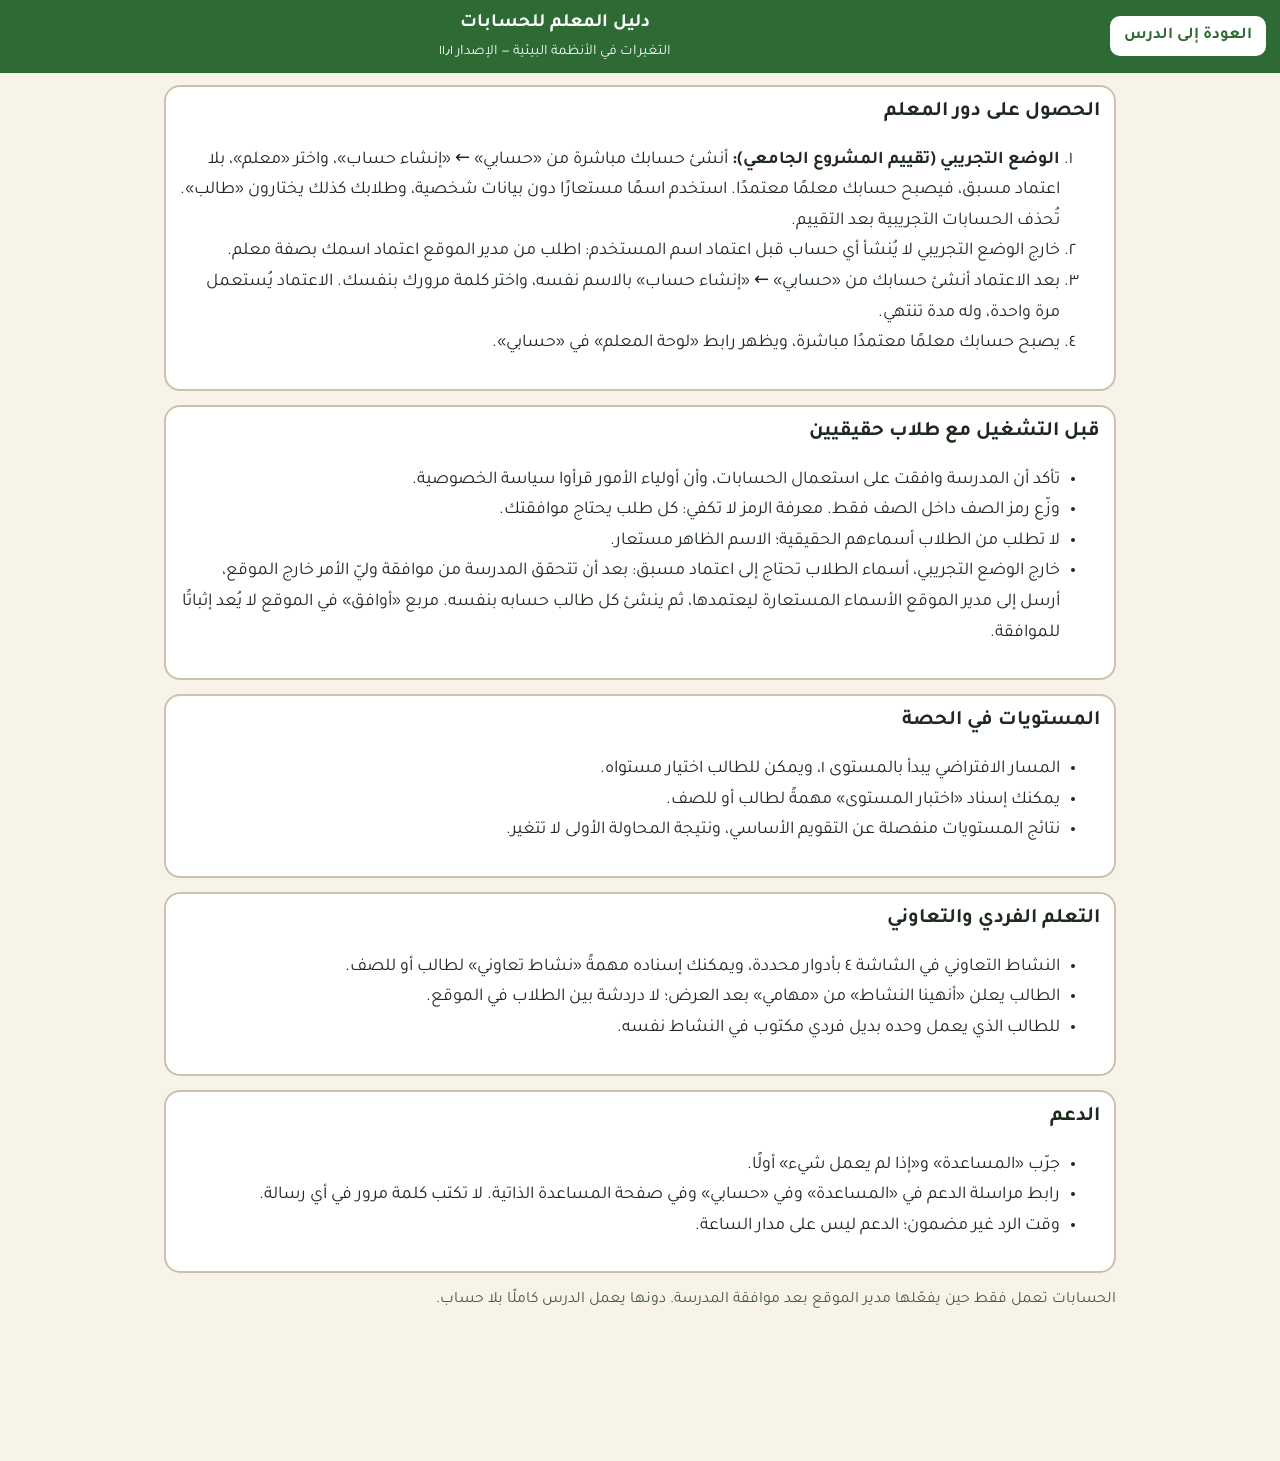
<file: guides/teacher.html>
<!DOCTYPE html>
<html lang="ar" dir="rtl">
<head>
<meta charset="utf-8">
<meta name="viewport" content="width=device-width, initial-scale=1">
<meta http-equiv="Content-Security-Policy" content="default-src 'self'; img-src 'self' data:; style-src 'self'; script-src 'none'; font-src 'self'; connect-src 'none'; object-src 'none'; base-uri 'none'; form-action 'none'">
<meta name="referrer" content="no-referrer">
<title>دليل المعلم للحسابات — التغيرات في الأنظمة البيئية</title>
<link rel="icon" href="../img/icon.svg" type="image/svg+xml">
<link rel="stylesheet" href="../css/style.css">
<link rel="stylesheet" href="../css/accounts.css">
</head>
<body class="portal">
<header class="top portal-top"><a class="btn small-btn" href="../index.html">العودة إلى الدرس</a><div class="brand"><p class="brand-title">دليل المعلم للحسابات</p><p class="brand-sub">التغيرات في الأنظمة البيئية — الإصدار ١١٫١</p></div></header>
<main id="main" class="portal-main">
<section class="p-card"><h2>الحصول على دور المعلم</h2><ol><li><strong>الوضع التجريبي (تقييم المشروع الجامعي):</strong> أنشئ حسابك مباشرة من «حسابي» ← «إنشاء حساب»، واختر «معلم»، بلا اعتماد مسبق، فيصبح حسابك معلمًا معتمدًا. استخدم اسمًا مستعارًا دون بيانات شخصية، وطلابك كذلك يختارون «طالب». تُحذف الحسابات التجريبية بعد التقييم.</li><li>خارج الوضع التجريبي لا يُنشأ أي حساب قبل اعتماد اسم المستخدم: اطلب من مدير الموقع اعتماد اسمك بصفة معلم.</li><li>بعد الاعتماد أنشئ حسابك من «حسابي» ← «إنشاء حساب» بالاسم نفسه، واختر كلمة مرورك بنفسك. الاعتماد يُستعمل مرة واحدة، وله مدة تنتهي.</li><li>يصبح حسابك معلمًا معتمدًا مباشرة، ويظهر رابط «لوحة المعلم» في «حسابي».</li></ol></section>
<section class="p-card"><h2>قبل التشغيل مع طلاب حقيقيين</h2><ul><li>تأكد أن المدرسة وافقت على استعمال الحسابات، وأن أولياء الأمور قرأوا سياسة الخصوصية.</li><li>وزّع رمز الصف داخل الصف فقط. معرفة الرمز لا تكفي: كل طلب يحتاج موافقتك.</li><li>لا تطلب من الطلاب أسماءهم الحقيقية؛ الاسم الظاهر مستعار.</li><li>خارج الوضع التجريبي، أسماء الطلاب تحتاج إلى اعتماد مسبق: بعد أن تتحقق المدرسة من موافقة وليّ الأمر خارج الموقع، أرسل إلى مدير الموقع الأسماء المستعارة ليعتمدها، ثم ينشئ كل طالب حسابه بنفسه. مربع «أوافق» في الموقع لا يُعد إثباتًا للموافقة.</li></ul></section>
<section class="p-card"><h2>المستويات في الحصة</h2><ul><li>المسار الافتراضي يبدأ بالمستوى ١، ويمكن للطالب اختيار مستواه.</li><li>يمكنك إسناد «اختبار المستوى» مهمةً لطالب أو للصف.</li><li>نتائج المستويات منفصلة عن التقويم الأساسي، ونتيجة المحاولة الأولى لا تتغير.</li></ul></section>
<section class="p-card"><h2>التعلم الفردي والتعاوني</h2><ul><li>النشاط التعاوني في الشاشة ٤ بأدوار محددة، ويمكنك إسناده مهمةً «نشاط تعاوني» لطالب أو للصف.</li><li>الطالب يعلن «أنهينا النشاط» من «مهامي» بعد العرض؛ لا دردشة بين الطلاب في الموقع.</li><li>للطالب الذي يعمل وحده بديل فردي مكتوب في النشاط نفسه.</li></ul></section>
<section class="p-card"><h2>الدعم</h2><ul><li>جرّب «المساعدة» و«إذا لم يعمل شيء» أولًا.</li><li>رابط مراسلة الدعم في «المساعدة» وفي «حسابي» وفي صفحة المساعدة الذاتية. لا تكتب كلمة مرور في أي رسالة.</li><li>وقت الرد غير مضمون؛ الدعم ليس على مدار الساعة.</li></ul></section>
<p class="small">الحسابات تعمل فقط حين يفعّلها مدير الموقع بعد موافقة المدرسة. دونها يعمل الدرس كاملًا بلا حساب.</p>
</main>
</body>
</html>
</file>
<file: css/style.css>
/* خط Tajawal مضمّن محليًا (قا٢٤). إن لم تتوفر الملفات يُستخدم خط النظام العربي التالي في القائمة. */
@font-face { font-family: "Tajawal"; src: local("Tajawal"), url("../fonts/Tajawal-Regular.woff2") format("woff2"); font-weight: 400; font-display: swap; }
@font-face { font-family: "Tajawal"; src: local("Tajawal Bold"), local("Tajawal-Bold"), url("../fonts/Tajawal-Bold.woff2") format("woff2"); font-weight: 700; font-display: swap; }

:root {
  --bg: #f7f3e8;          /* رملي فاتح */
  --card: #ffffff;
  --ink: #1f2a1e;         /* نص أساسي: تباين ١٤:١ مع الخلفية */
  --muted: #4a5747;
  --green: #2e6b34;       /* أزرار أساسية: تباين ٦٫٤:١ مع الأبيض */
  --green-soft: #e3f0dc;
  --sky: #dcefff;
  --sand: #efe2c4;
  --line: #c9c2ad;
  --ok: #1f6b2c; --ok-bg: #e2f3e0;
  --no: #8a3b12; --no-bg: #fdebdc;
  --info: #1d4f7a; --info-bg: #e2eefa;
  --danger: #9b2c1c;
  --focus: #f2b636;
  --radius: 16px;
  --fs: 18px;
  font-size: var(--fs);
}
html.large { --fs: 22px; }
html.contrast {
  --bg: #ffffff; --card: #ffffff; --ink: #000000; --muted: #000000; --green: #0b4a12; --green-soft: #ffffff;
  --line: #000000; --sky: #ffffff; --sand: #ffffff; --ok: #004d10; --no: #6b1d00; --info: #00315c;
}
html.contrast .option, html.contrast .btn, html.contrast .feedback, html.contrast .objectives { border-width: 3px; border-color: #000; }

* { box-sizing: border-box; }
body {
  margin: 0; background: var(--bg); color: var(--ink);
  font-family: "Tajawal", "Noto Sans Arabic", "Segoe UI", "Geeza Pro", "Tahoma", "DejaVu Sans", sans-serif;
  line-height: 1.7; font-size: 1rem;
  padding-bottom: 96px; /* مساحة الشريط السفلي */
}
body.locked { overflow: hidden; }
h1, h2, h3 { line-height: 1.35; margin: 0 0 .5rem; }
h1 { font-size: 1.5rem; }
h2 { font-size: 1.3rem; }
h3 { font-size: 1.1rem; margin-top: 1.2rem; }
p { margin: 0 0 .6rem; }
img { max-width: 100%; height: auto; display: block; }
button { font: inherit; color: inherit; }
:focus-visible { outline: 4px solid var(--focus); outline-offset: 2px; border-radius: 8px; }
.sr-only { position: absolute; width: 1px; height: 1px; overflow: hidden; clip: rect(0 0 0 0); white-space: nowrap; }
.skip { position: absolute; inset-inline-start: 8px; top: -60px; background: var(--card); padding: 8px 12px; z-index: 50; }
.skip:focus { top: 8px; outline: 4px solid var(--focus); outline-offset: 2px; border-radius: 8px; } /* 10.5: مؤشر ظاهر دائمًا */
.small { font-size: .88rem; color: var(--muted); }
.noscript { padding: 1rem; background: var(--no-bg); }

/* ---------- الرأس والتقدم ---------- */
.top {
  position: sticky; top: 0; z-index: 10;
  display: flex; align-items: center; gap: 12px; padding: 8px 12px;
  background: var(--green); color: #fff;
}
.brand { flex: 1; text-align: center; min-width: 0; }
.brand-title { font-weight: 700; margin: 0; font-size: 1.05rem; }
.brand-sub { margin: 0; font-size: .8rem; opacity: .95; }
.icon-btn {
  min-width: 48px; min-height: 48px; border-radius: 12px; border: 2px solid currentColor;
  background: transparent; font-size: 1.4rem; font-weight: 700; cursor: pointer; display: grid; place-items: center;
}
.top .icon-btn { color: #fff; }
.help-btn {
  min-height: 48px; display: inline-flex; align-items: center; gap: 6px; padding: 0 12px 0 14px;
  border: 2px solid #fff; border-radius: 12px; background: #fff; color: var(--green); font-weight: 700; font-size: 1rem; cursor: pointer; white-space: nowrap; flex: none;
}
.help-btn:hover { background: var(--green-soft); }
.help-ico { width: 22px; height: 22px; fill: none; stroke: currentColor; stroke-width: 2.4; stroke-linecap: round; flex: none; }
html.contrast .help-btn { border-color: #000; color: #000; }
@media (max-width: 359px) { .help-btn { padding: 0 8px; gap: 4px; font-size: .9rem; } }

.progress { max-width: 860px; margin: 12px auto 0; padding: 0 16px; }
.progress-label { font-weight: 700; margin: 0 0 6px; }
.progress-steps { list-style: none; display: grid; grid-template-columns: repeat(6, 1fr); gap: 6px; padding: 0; margin: 0; }
.step { display: flex; flex-direction: column; align-items: center; gap: 2px; font-size: .75rem; color: var(--muted); text-align: center; }
.step .dot, .index .dot {
  width: 32px; height: 32px; border-radius: 50%; display: grid; place-items: center;
  border: 2px solid var(--line); background: var(--card); font-weight: 700; color: var(--muted);
}
.step.current .dot { border-color: var(--green); background: var(--green); color: #fff; }
.step.done .dot, .index .done .dot { border-color: #b88a12; background: #fff4cf; color: #7a5a00; }
.step.current .step-name { color: var(--ink); font-weight: 700; }
@media (max-width: 420px) { .step-name { display: none; } }

/* ---------- الشاشة ---------- */
main { max-width: 860px; margin: 0 auto; padding: 12px 16px 24px; outline: none; }
.screen-head { display: flex; align-items: center; justify-content: space-between; gap: 12px; flex-wrap: wrap; margin: 8px 0 12px; }
.screen-head h1 { margin: 0; outline: none; }
.time { background: var(--sand); border-radius: 999px; padding: 4px 14px; font-size: .9rem; white-space: nowrap; }

.objectives { background: var(--card); border: 2px solid var(--green-soft); border-radius: var(--radius); padding: 4px 16px; margin-bottom: 14px; }
.objectives summary { min-height: 48px; display: flex; align-items: center; font-weight: 700; cursor: pointer; color: var(--green); list-style: none; }
.objectives summary::-webkit-details-marker { display: none; }
.objectives summary::before { content: "▸"; display: inline-block; margin-inline-end: 8px; transform: scaleX(-1); transition: transform .2s; }
.objectives[open] summary::before { transform: rotate(90deg); }
.objectives ol { list-style: none; padding: 0; margin: 0 0 8px; display: grid; gap: 8px; }
.objectives li { display: flex; align-items: flex-start; gap: 10px; }
.obj-ico { flex: none; width: 34px; height: 34px; padding: 4px; border-radius: 10px; background: var(--green-soft); fill: none; stroke: var(--green); stroke-width: 2.4; stroke-linecap: round; stroke-linejoin: round; }
.num { font-weight: 700; color: var(--green); }

.scene { position: relative; margin: 0 0 14px; border-radius: var(--radius); overflow: hidden; border: 2px solid var(--line); background: var(--sky); }
.review-cards[hidden] { display: none; }
.rcard {
  position: absolute; transform: translate(-50%, -50%); margin: 0;
  display: flex; align-items: center; gap: 6px; padding: 6px 10px; border-radius: 12px;
  background: rgba(255,255,255,.96); border: 3px solid; font-size: .85rem; line-height: 1.3; white-space: nowrap;
  box-shadow: 0 2px 6px rgba(0,0,0,.25); animation: pop .3s ease-out;
}
.rcard.a-left, .rcard.a-right { transform: translateY(-50%); }
.rcard.p-down::after, .rcard.p-up::after {
  content: ""; position: absolute; left: 50%; width: 12px; height: 12px; background: inherit;
  border: inherit; border-width: 0 3px 3px 0; transform: translateX(-50%) rotate(45deg);
}
.rcard.p-down::after { bottom: -9px; }
.rcard.p-up::after { top: -9px; transform: translateX(-50%) rotate(-135deg); }
.rcard.living { border-color: var(--ok); color: var(--ok); }
.rcard.nonliving { border-color: var(--info); color: var(--info); border-style: dashed; }
.rcard .ico { width: 20px; height: 20px; }
.rcard span { color: var(--ink); }
@keyframes pop { from { opacity: 0; } }
@media (max-width: 480px) { .rcard { font-size: .8rem; padding: 4px 8px; gap: 4px; border-width: 2px; } .rcard .ico { width: 18px; height: 18px; } }

.instruction { display: flex; align-items: center; gap: 12px; flex-wrap: wrap; justify-content: space-between; }
.instruction p { flex: 1 1 260px; margin: 0; font-weight: 700; }
.audio-status { color: var(--no); font-size: .9rem; min-height: 1em; margin: 6px 0 0; }
.audio-status:empty { display: none; }

.question { border: 0; padding: 0; margin: 14px 0 0; }
.question legend { font-size: 1.25rem; font-weight: 700; margin-bottom: 10px; padding: 0; }
.options { display: grid; gap: 10px; }
@media (min-width: 640px) { .options { grid-template-columns: repeat(3, 1fr); } }
.option {
  min-height: 64px; display: flex; align-items: center; gap: 12px; padding: 10px 16px;
  background: var(--card); border: 2px solid var(--line); border-radius: var(--radius); cursor: pointer; text-align: start;
  font-size: 1.1rem; transition: border-color .15s, background .15s; touch-action: manipulation;
}
.option:hover:not(:disabled) { border-color: var(--green); }
.option:disabled { cursor: default; }
.option .key { width: 36px; height: 36px; flex: none; border-radius: 50%; display: grid; place-items: center; background: var(--green-soft); color: var(--green); font-weight: 700; }
.option .otext { flex: 1; font-weight: 700; }
.option .mark .ico { width: 28px; height: 28px; }
.option.is-right { border-color: var(--ok); background: var(--ok-bg); }
.option.is-right .mark { color: var(--ok); }
.option.is-wrong { border-color: var(--no); background: var(--no-bg); border-style: dashed; }
.option.is-wrong .mark { color: var(--no); }
.option:disabled:not(.is-right):not(.is-wrong) { opacity: .7; }

.ico { width: 24px; height: 24px; fill: none; stroke: currentColor; stroke-width: 3; stroke-linecap: round; stroke-linejoin: round; flex: none; }
.btn.listen .ico path { fill: currentColor; stroke-width: 1.5; }
.btn.listen .ico rect { fill: currentColor; }

.feedback { margin-top: 14px; border-radius: var(--radius); }
.feedback:empty { display: none; }
.feedback.correct, .feedback.wrong, .feedback.reveal { padding: 12px 16px; border: 2px solid; animation: fade .25s ease-out; }
.feedback.correct { background: var(--ok-bg); border-color: var(--ok); }
.feedback.wrong { background: var(--no-bg); border-color: var(--no); }
.feedback.reveal { background: var(--info-bg); border-color: var(--info); }
.fb-head { display: flex; align-items: center; gap: 8px; margin-bottom: 4px; font-size: 1.1rem; }
.feedback.correct .fb-head { color: var(--ok); } .feedback.wrong .fb-head { color: var(--no); } .feedback.reveal .fb-head { color: var(--info); }
@keyframes fade { from { opacity: 0; transform: translateY(4px); } }

.transition { font-size: 1.05rem; }
.compare { display: grid; gap: 14px; }
@media (min-width: 700px) { .compare { grid-template-columns: 1fr 1fr; } }
.cmp { margin: 0; border-radius: var(--radius); overflow: hidden; border: 3px solid; background: var(--card); }
.cmp.before { border-color: #3c8d4a; }
.cmp.after { border-color: #b8862b; }
.cmp figcaption { padding: 8px 14px; font-weight: 700; font-size: 1.1rem; }
.cmp.before figcaption { background: #e2f3e0; color: #1f5a2a; }
.cmp.after figcaption { background: #f8ecd2; color: #6b4a07; }
.proto-note { margin-top: 14px; padding: 10px 14px; border-radius: 10px; background: var(--info-bg); color: var(--info); border: 1px dashed var(--info); }

/* ---------- الأزرار ---------- */
.btn {
  min-height: 48px; padding: 8px 18px; border-radius: 12px; border: 2px solid var(--green);
  background: var(--card); color: var(--green); font-weight: 700; cursor: pointer;
  display: inline-flex; align-items: center; justify-content: center; gap: 8px;
}
.btn.primary { background: var(--green); color: #fff; }
.btn.danger { border-color: var(--danger); color: var(--danger); }
.btn.wide { width: 100%; margin-top: 10px; }
.feedback .btn { margin-top: 8px; }
.row { display: flex; gap: 10px; flex-wrap: wrap; }
.row .btn { flex: 1 1 140px; }

.bottom {
  position: fixed; bottom: 0; inset-inline: 0; z-index: 10;
  display: flex; gap: 8px; padding: 10px 12px calc(10px + env(safe-area-inset-bottom));
  background: var(--card); border-top: 2px solid var(--line);
}
.nav-btn {
  flex: 1; min-height: 52px; border-radius: 12px; border: 2px solid var(--green);
  background: var(--card); color: var(--green); font-weight: 700; cursor: pointer;
}
.nav-btn.primary { background: var(--green); color: #fff; }
.nav-btn.ghost { flex: .8; border-style: dashed; font-size: .9rem; }
.nav-btn:disabled { opacity: .4; cursor: default; }
@media (min-width: 860px) { .bottom { justify-content: center; } .nav-btn { flex: 0 1 220px; } }

/* ---------- النوافذ ---------- */
.backdrop { position: fixed; inset: 0; z-index: 40; background: rgba(20, 30, 20, .55); display: grid; place-items: center; padding: 16px; }
.dialog { background: var(--card); border-radius: var(--radius); padding: 20px; width: min(520px, 100%); max-height: 90vh; overflow: auto; box-shadow: 0 10px 30px rgba(0,0,0,.3); }
.dialog-text { font-size: 1.1rem; font-weight: 700; margin-bottom: 14px; }
.panel { background: var(--card); position: fixed; top: 0; bottom: 0; inset-inline-start: 0; width: min(420px, 92vw); overflow: auto; padding: 12px 18px 24px; box-shadow: 0 0 30px rgba(0,0,0,.3); }
.panel-head { display: flex; justify-content: space-between; align-items: center; position: sticky; top: -12px; background: var(--card); padding: 6px 0; }
.panel-head .icon-btn { color: var(--ink); border-color: var(--line); font-size: 1.1rem; }
.index { list-style: none; padding: 0; margin: 0; display: grid; gap: 6px; }
.index-link { width: 100%; min-height: 52px; display: flex; align-items: center; gap: 10px; padding: 6px 10px; background: var(--bg); border: 2px solid transparent; border-radius: 12px; cursor: pointer; text-align: start; }
.index-link.current { border-color: var(--green); }
.setting { display: flex; align-items: center; justify-content: space-between; gap: 10px; margin-bottom: 10px; flex-wrap: wrap; }
.setting-label { font-weight: 700; }
.seg { display: inline-flex; border: 2px solid var(--green); border-radius: 12px; overflow: hidden; }
.seg button { min-height: 44px; min-width: 76px; border: 0; background: var(--card); color: var(--green); cursor: pointer; font-weight: 700; }
.seg button[aria-checked="true"] { background: var(--green); color: #fff; }
.switch { display: flex; align-items: center; gap: 12px; min-height: 48px; background: none; border: 0; cursor: pointer; font-weight: 700; padding: 0; }
.switch .knob { width: 52px; height: 30px; border-radius: 999px; background: var(--line); position: relative; flex: none; }
.switch .knob::after { content: ""; position: absolute; top: 3px; inset-inline-start: 3px; width: 24px; height: 24px; border-radius: 50%; background: #fff; transition: inset-inline-start .2s; }
.switch[aria-checked="true"] .knob { background: var(--green); }
.switch[aria-checked="true"] .knob::after { inset-inline-start: 25px; }
hr { border: 0; border-top: 1px solid var(--line); margin: 18px 0 6px; }
.help-now { background: var(--green-soft); padding: 10px 14px; border-radius: 12px; font-weight: 700; }
.faq summary { min-height: 44px; display: flex; align-items: center; cursor: pointer; font-weight: 700; }
.faq p { padding-inline-start: 12px; }
.welcome h2 { color: var(--green); }
.welcome .q { font-weight: 700; margin-top: 12px; }
.note-box { background: var(--sky); padding: 10px 14px; border-radius: 12px; margin-top: 10px; }
/* 10.4 نهاية الجلسة */
.end-session .end-text { font-size: 1.15em; font-weight: 700; color: var(--green); margin: 4px 0 8px; }
.end-session .end-saved .btn { margin-top: 8px; }
.end-session > .btn.wide { margin-top: 14px; }
.toast { position: fixed; bottom: 90px; inset-inline: 16px; margin: 0 auto; max-width: 420px; background: var(--ink); color: #fff; padding: 12px 16px; border-radius: 12px; z-index: 60; text-align: center; }

@media (prefers-reduced-motion: reduce) { *, *::before, *::after { animation: none !important; transition: none !important; scroll-behavior: auto !important; } }
ol { list-style-type: arabic-indic; }

/* ---------- الشاشة ٢: الفيديو والمقارنة ---------- */
.instruction-text { font-weight: 700; }
.video { background: var(--card); border: 2px solid var(--line); border-radius: var(--radius); padding: 10px; margin-bottom: 16px; }
.vframe { border-radius: 12px; overflow: hidden; background: #1d2a1c; aspect-ratio: 16 / 9; }
.vframe video { width: 100%; height: 100%; display: block; object-fit: contain; cursor: pointer; }
.video.failed .vframe { display: none; }
.vbar { height: 6px; background: var(--line); border-radius: 3px; margin: 8px 0 4px; overflow: hidden; }
.vbar span { display: block; height: 100%; width: 0; background: var(--green); }
.vcontrols { display: flex; flex-wrap: wrap; gap: 8px; align-items: center; margin-top: 6px; }
.vcontrols .btn { flex: 1 1 auto; }
.vcontrols .btn[aria-pressed="true"] { background: var(--green-soft); }
.vtime { font-variant-numeric: tabular-nums; color: var(--muted); padding-inline: 6px; }
.video > .btn { margin-top: 8px; width: 100%; }
.transcript { margin: 10px 0 0; padding: 12px 14px; background: var(--bg); border-radius: 12px; line-height: 1.9; }
.vfail { margin-top: 8px; padding: 12px 14px; border-radius: 12px; background: var(--no-bg); border: 2px solid var(--no); }
.vfail[hidden], .transcript[hidden] { display: none; }
video::cue { font-size: 1.25em; line-height: 1.5; background: rgba(0, 0, 0, .78); color: #fff; }

.cmp-img { position: relative; }
.compare:focus { outline: none; }
.compare.review { grid-template-columns: 1fr; }
.compare.review .cmp { box-shadow: 0 0 0 4px var(--focus); }
.rcard.info { border-color: var(--info); color: var(--info); font-size: .95rem; }
.rcard.info.after { border-color: #8a5a07; color: #6b4a07; }
.rcard.info b { color: inherit; }
@media (max-width: 480px) { .rcard.info { font-size: .8rem; } }

.enrich { margin-top: 12px; padding: 12px 14px; border-radius: 12px; background: #fff7dc; border: 2px dashed #b88a12; color: var(--ink); }
.enrich-title { font-weight: 700; color: #7a5a00; margin-bottom: 4px; }
.small-btn { min-height: 44px; padding: 6px 14px; }

/* ---------- الشاشة ٣: بطاقات التصنيف ---------- */
.cards3 { display: grid; gap: 14px; margin-top: 12px; }
@media (min-width: 640px) { .cards3 { grid-template-columns: minmax(0, 1fr) minmax(0, 1fr); } }
.card3 { margin: 0; background: var(--card); border: 2px solid var(--line); border-radius: var(--radius); overflow: hidden; display: flex; flex-direction: column; }
.card3.done { border-color: var(--ok); }
.card3 img { width: 100%; aspect-ratio: 4 / 3; object-fit: contain; background: var(--sky); }
.card3 figcaption { padding: 10px 12px 12px; }
.card3-label { font-weight: 700; font-size: 1.1rem; margin-bottom: 8px; }
.choices3 { display: grid; grid-template-columns: minmax(0, 1fr) minmax(0, 1fr); gap: 8px; }
.choice3 {
  min-height: 52px; display: flex; align-items: center; justify-content: center; gap: 6px; padding: 8px 10px;
  background: var(--card); border: 2px solid var(--green); color: var(--green); border-radius: 12px; font-weight: 700; cursor: pointer; touch-action: manipulation;
}
.choice3:disabled { cursor: default; }
.choice3:disabled:not(.is-right):not(.is-wrong) { opacity: .6; }
.choice3.is-right { background: var(--ok-bg); border-color: var(--ok); color: var(--ok); }
.choice3.is-wrong { background: var(--no-bg); border-color: var(--no); color: var(--no); border-style: dashed; }
.choice3 { position: relative; white-space: nowrap; padding-inline: 8px; min-width: 0; }
.choice3.is-right, .choice3.is-wrong, .choice3.is-picked { padding-inline: 4px 26px; }
@media (max-width: 400px) { .choice3 { font-size: .95rem; } }
/* 10.2: على الشاشات الأضيق من 340 بكسل مع الخط الكبير يُسمح بسطرين بدل قص «بفعل الإنسان» */
@media (max-width: 340px) { html.large .choice3 { white-space: normal; line-height: 1.25; } }
.choice3 .mark { position: absolute; inset-inline-end: 5px; top: 50%; transform: translateY(-50%); display: flex; }
.choice3 .mark:empty { display: none; }
.choice3 .mark .ico { width: 18px; height: 18px; }
.small-fb.correct, .small-fb.wrong, .small-fb.reveal { margin-top: 10px; padding: 8px 12px; font-size: .95rem; }
.small-fb .fb-head { font-size: 1rem; margin-bottom: 2px; }
.small-fb .btn { margin-top: 6px; }
.summary3 { margin-top: 14px; }
.summary3:empty { display: none; }
.enrich-q { font-weight: 700; }
.enrich .choices3 { margin: 8px 0; }

/* ---------- الشاشة ٤: المناقشة والكتابة ---------- */
.q4 { font-size: 1.2rem; }
.scene.wide img { width: 100%; height: auto; }
.step4 { background: var(--card); border: 2px solid var(--line); border-radius: var(--radius); padding: 12px 14px; margin-bottom: 12px; }
.step-title { display: flex; flex-wrap: wrap; gap: 8px; align-items: baseline; font-weight: 700; margin-bottom: 10px; }
.step-num { background: var(--green); color: #fff; border-radius: 999px; padding: 2px 12px; font-size: .9rem; white-space: nowrap; }
.tbar { height: 12px; background: var(--green-soft); border-radius: 6px; margin-top: 10px; overflow: hidden; }
.tbar[hidden] { display: none; }
.tbar span { display: block; height: 100%; width: 0; background: var(--green); border-radius: 6px; transition: width .25s linear; }
.tmsg { margin: 8px 0 0; font-weight: 700; color: var(--ok); }
.tmsg:empty { display: none; }
.writer4 textarea { width: 100%; min-height: 96px; font: inherit; font-size: 1.05rem; line-height: 1.7; padding: 10px 12px; border: 2px solid var(--line); border-radius: 12px; background: #fff; color: var(--ink); resize: vertical; }
.writer4 textarea:focus { border-color: var(--green); outline: 3px solid var(--focus); outline-offset: 1px; }
.writer4 .small { margin: 6px 0; }
.err4 { color: var(--no); font-weight: 700; margin: 0 0 6px; }
.err4:empty { display: none; }
.writer4 .btn { width: 100%; }
.saved4 { background: var(--ok-bg); border: 2px solid var(--ok); color: var(--ok); border-radius: 12px; padding: 10px 14px; font-weight: 700; }
.locked4, .model4 { border-radius: 12px; padding: 10px 14px; margin: 10px 0; border: 2px solid var(--line); background: var(--bg); }
.locked4.first { border-color: var(--green); }
.locked4.improved { border-color: var(--info); }
.model4 { border-color: #b88a12; background: #fff7dc; }
.model4[hidden] { display: none; }
.locked-title { font-weight: 700; margin-bottom: 4px; }
.locked-text { margin: 0; white-space: pre-wrap; overflow-wrap: anywhere; }
.check4 { border: 2px solid var(--line); border-radius: 12px; padding: 8px 14px 4px; margin: 12px 0; background: var(--card); }
.check4 legend { font-weight: 700; padding: 0 6px; }
.chk { display: flex; align-items: center; gap: 10px; min-height: 48px; }
.chk input { width: 26px; height: 26px; accent-color: var(--green); flex: none; }
.chk label { cursor: pointer; }
.modelwrap { margin-top: 8px; }
.modelwrap .small { margin: 4px 0 0; }
.improve4 { margin-top: 12px; }
.improve4 > .btn { width: 100%; }

/* ---------- الشاشة ٥: الموقف والتصرف ---------- */
.layout5 { display: grid; gap: 14px; }
@media (min-width: 760px) { .layout5 { grid-template-columns: minmax(0, 1.1fr) minmax(0, 1fr); align-items: start; } .layout5 .scene { margin: 0; } }
.situation5 { font-weight: 700; font-size: 1.1rem; margin-bottom: 8px; }
.side5 .question { margin-top: 10px; }
.side5 .options { grid-template-columns: 1fr; }
.bin-frame { position: absolute; border: 4px solid var(--focus); border-radius: 14px; box-shadow: 0 0 0 4px rgba(0, 0, 0, .35), 0 0 18px rgba(242, 182, 54, .9); pointer-events: none; animation: pop .3s ease-out; }
.bin-frame[hidden] { display: none; }
.enrich5 { margin-top: 16px; padding: 4px 14px 12px; border-radius: var(--radius); background: #fff7dc; border: 2px dashed #b88a12; }
.enrich5 summary { min-height: 52px; display: flex; align-items: center; font-weight: 700; color: #6b4a07; cursor: pointer; list-style: none; }
.enrich5 summary::-webkit-details-marker { display: none; }
.enrich5 summary::before { content: "▸"; display: inline-block; margin-inline-end: 8px; transform: scaleX(-1); transition: transform .2s; }
.enrich5[open] summary::before { transform: rotate(90deg); }
.enrich5 .options { grid-template-columns: 1fr; }
.enrich5 .option { min-height: 56px; font-size: 1rem; }
/* الرأس على الهواتف الضيقة: يبقى العنوان في سطرين بعد اتساع زر «مساعدة» */
@media (max-width: 400px) { .top { gap: 8px; padding: 6px 8px; } .brand-title { font-size: .92rem; line-height: 1.35; } .brand-sub { display: none; } }

/* ---------- الشاشة ٦: التقويم الختامي ---------- */
.note6 { background: var(--info-bg); color: var(--info); border-radius: 12px; padding: 8px 14px; font-size: .95rem; margin-top: 8px; }
.qcard6 { background: var(--card); border: 2px solid var(--line); border-radius: var(--radius); padding: 12px 14px; margin-top: 12px; }
.qcount6 { display: inline-block; background: var(--green); color: #fff; border-radius: 999px; padding: 2px 14px; font-weight: 700; font-size: .9rem; margin-bottom: 8px; }
.qhead6 { display: flex; flex-wrap: wrap; gap: 10px; align-items: center; justify-content: space-between; margin-bottom: 10px; }
.qtext6 { flex: 1 1 240px; font-weight: 700; font-size: 1.15rem; margin: 0; }
.qcard6 .options { grid-template-columns: 1fr; }
.option.is-picked, .choice3.is-picked { border-color: var(--info); background: var(--info-bg); color: var(--info); border-width: 3px; }
.option.is-picked .mark, .choice3.is-picked .mark { color: var(--info); }
.option:disabled:not(.is-picked), .choice3:disabled:not(.is-picked) { opacity: .55; }
.crow6 { margin-bottom: 12px; }
.saved6 { display: flex; align-items: center; gap: 8px; margin: 12px 0 8px; font-weight: 700; color: var(--info); }
.res6 { margin-top: 14px; padding: 14px; border-radius: var(--radius); background: var(--card); border: 2px solid var(--green); text-align: center; outline: none; }
.score6 { font-size: 1.35rem; font-weight: 700; margin: 0 0 4px; color: var(--green); }
.score6.retake { font-size: 1.1rem; color: var(--info); }
.msg6 { font-size: 1.1rem; margin: 6px 0; }
.badge6 { display: inline-flex; align-items: center; gap: 8px; margin-top: 6px; padding: 6px 16px; border-radius: 999px; background: #fff4cf; border: 2px solid #b88a12; color: #6b4a07; }
.badge-ico { width: 26px; height: 26px; color: var(--ok); }
.corr6, .review6 { margin-top: 16px; }
.corr-title { font-size: 1.15rem; }
.cline { border-radius: 12px; padding: 8px 12px; margin-bottom: 8px; border: 2px solid; }
.cline.ok { border-color: var(--ok); background: var(--ok-bg); }
.cline.no { border-color: var(--no); background: var(--no-bg); border-style: dashed; }
.cline-head { display: flex; gap: 8px; align-items: flex-start; font-weight: 700; margin: 0 0 4px; }
.cline.ok .cline-head { color: var(--ok); } .cline.no .cline-head { color: var(--no); }
.cline-head .ico { margin-top: 3px; }
.cline-ex { margin: 0; font-size: .95rem; }
.review6 ul { list-style: none; padding: 0; margin: 0; display: grid; gap: 8px; }
.link6 { width: 100%; min-height: 48px; text-align: start; padding: 8px 12px; border-radius: 12px; border: 2px solid var(--info); background: var(--card); color: var(--info); font-weight: 700; cursor: pointer; }
.retake-note { margin-top: 16px; }
.actions6 { display: grid; gap: 8px; }
@media (min-width: 640px) { .actions6 { grid-template-columns: repeat(3, minmax(0, 1fr)); } }
.back6 { margin: 4px 0 8px; border-color: var(--info); color: var(--info); }
/* س٢ في التقويم: علامة الاختيار شارة صغيرة على زاوية الزر حتى لا تزاحم النص على الهواتف الضيقة */
.crow6 .choice3.is-picked { padding-inline: 8px; }
.crow6 .choice3 .mark { top: -10px; inset-inline-end: -6px; transform: none; width: 26px; height: 26px; border-radius: 50%; background: var(--info); color: #fff; align-items: center; justify-content: center; box-shadow: 0 0 0 2px var(--card); }
.crow6 .choice3 .mark .ico { width: 16px; height: 16px; }
.crow6 .choice3 { overflow: visible; }

/* ---------- 10.2: البحث في المسرد ---------- */
.search-btn { margin: 4px 0 6px; justify-content: center; }
.gl-label { display: block; font-weight: 700; margin-top: 8px; }
.gl-input { width: 100%; min-height: 48px; margin-top: 6px; padding: 8px 14px; font: inherit; color: var(--ink); background: var(--card); border: 2px solid var(--line); border-radius: 12px; }
.gl-input:focus { outline: 3px solid var(--focus); outline-offset: 2px; border-color: var(--green); }
.gl-list { list-style: none; padding: 0; margin: 8px 0 0; display: grid; gap: 10px; }
.gl-item { border: 1px solid var(--line); border-radius: 12px; padding: 10px 14px; background: var(--card); }
.gl-term { font-weight: 700; color: var(--green); margin: 0; }
.gl-def { margin: 4px 0 8px; }
.btn.small-btn { min-height: 44px; padding: 6px 14px; font-size: .92rem; }

/* ---------- 10.2: دليل المعلم وملخص الجلسة ---------- */
.tg-sec { margin-top: 6px; }
.tbl-wrap { overflow-x: auto; }
.tg-table { border-collapse: collapse; width: 100%; font-size: .88rem; min-width: 320px; }
.tg-table th, .tg-table td { border: 1px solid var(--line); padding: 6px 8px; text-align: start; vertical-align: top; }
.tg-table thead th { background: var(--green-soft); }
.teacher-row .btn { flex: 1 1 160px; }
.version { margin-top: 14px; }
.sum { margin: 0; }
.sum dt { font-weight: 700; margin-top: 10px; }
.sum dd { margin: 2px 0 0; }
ul.plain, .sum ul.plain { list-style: none; padding: 0; margin: 0; }
.tag { display: inline-block; padding: 0 8px; border-radius: 8px; font-size: .85rem; font-weight: 700; }
.tag.ok { background: var(--ok-bg); color: var(--ok); }
.tag.no { background: var(--no-bg); color: var(--no); }
.sum-label { font-weight: 700; margin: 8px 0 2px; }
.sum-quote { margin: 0; padding: 8px 12px; border-inline-start: 4px solid var(--green); background: var(--bg); border-radius: 8px; overflow-wrap: anywhere; }
.sum-score { font-weight: 700; font-size: 1.05rem; }

/* ---------- 10.2: صور التنقل في المساعدة ---------- */
.shots { display: grid; gap: 12px; }
.shot { margin: 0; border: 1px solid var(--line); border-radius: 12px; overflow: hidden; background: var(--card); }
.shot img { display: block; width: 100%; height: auto; }
.shot figcaption { padding: 8px 12px; font-weight: 700; }
html.contrast .gl-input, html.contrast .gl-item, html.contrast .shot { border-color: #000; border-width: 2px; }

/* ---------- 10.3: صور الإثراء (IMG-10، IMG-11) وصوت إثراء ش٥ ---------- */
.enrich-img { margin: 8px 0 10px; }
.enrich-img img { display: block; width: 100%; height: auto; }
.enrich5 .listen { margin-bottom: 8px; }

/* ---------- 10.3: فيديو المساعدة العمودي VID-02 ---------- */
.video.portrait .vframe { aspect-ratio: auto; background: #000; display: flex; justify-content: center; }
.video.portrait video { width: auto; max-width: 100%; height: min(58vh, 520px); aspect-ratio: 9 / 16; }

/* 10.5: «ماذا تعلّمت؟» وطريق المراجعة المرتب */
.learned6 { margin-top: 16px; padding: 12px 14px; border-radius: var(--radius); background: var(--card); border: 2px solid var(--line); }
.learned6 .corr-title { margin-top: 0; }
.learned6 > .small { margin: 0 0 8px; }
.learned-list { list-style: none; padding: 0; margin: 0; display: grid; gap: 8px; }
.learned-list li { display: grid; grid-template-columns: auto minmax(0, 1fr) auto; gap: 8px; align-items: start; padding: 8px 10px; border-radius: 12px; border: 2px solid; }
.learned-list li.ok { border-color: var(--ok); background: var(--ok-bg); }
.learned-list li.no { border-color: var(--no); background: var(--no-bg); border-style: dashed; }
.learned-list .ico { margin-top: 3px; }
.learned-list li.ok .ico, .learned-list li.ok .lg-state { color: var(--ok); }
.learned-list li.no .ico, .learned-list li.no .lg-state { color: var(--no); }
.lg-state { white-space: nowrap; }
@media (max-width: 400px) { .learned-list li { grid-template-columns: auto minmax(0, 1fr); } .lg-state { grid-column: 2; } }
.review6 > .small { margin: 0 0 8px; }
.path6 { list-style: none; padding: 0; margin: 0; display: grid; gap: 8px; }
.path6 .link6 { display: flex; gap: 10px; align-items: center; }
.step6 { flex: none; display: inline-grid; place-items: center; width: 30px; height: 30px; border-radius: 50%; background: var(--info); color: #fff; font-weight: 700; }

/* 10.6: التنبؤ قبل فيديو الشاشة ٢، وتقييم الأقران في الشاشة ٤ */
.predict2 { margin: 12px 0; padding: 10px 14px; border: 2px dashed var(--info); border-radius: var(--radius); background: var(--card); }
.predict2 legend { font-weight: 700; padding: 0 6px; color: var(--info); }
.predict2 .pq { margin: 0 0 8px; font-weight: 700; }
.predict2 .choices3 { grid-template-columns: repeat(3, minmax(0, 1fr)); }
.predict2 .pbtn { white-space: normal; line-height: 1.25; text-align: center; padding-inline: 6px; }
.predict2 .pbtn[aria-pressed="true"] { background: var(--green-soft); border-color: var(--green); border-width: 3px; font-weight: 700; }
.predict2 .pbtn[aria-pressed="true"]::after { content: "✓"; margin-inline-start: 4px; }
.predict-status { margin: 8px 0 0; }
.predict-compare { margin: 12px 0 0; padding: 10px 14px; border-radius: 12px; background: var(--bg); border: 2px solid var(--line); font-weight: 700; }
@media (max-width: 360px) { html.large .predict2 .choices3 { grid-template-columns: minmax(0, 1fr); } }
.peer4 { margin: 10px 0; padding: 10px 14px; border-radius: 12px; border: 2px solid var(--line); background: var(--bg); }
.peer4 ol { margin: 6px 0; padding-inline-start: 22px; }
.peer4 li { margin: 4px 0; }

/* ═════ 11.0: المستويات والخطة العلاجية والنشاط التعاوني والدعم ═════ */
.lvl-bar { display: flex; flex-wrap: wrap; align-items: center; gap: 8px; margin: 8px 0 12px; }
.lvl-label { font-weight: 700; color: var(--info); }
.lvl-seg { display: grid; grid-template-columns: repeat(3, minmax(0, 1fr)); gap: 6px; flex: 1 1 320px; }
.lvl-btn { min-height: 44px; border: 2px solid var(--line); border-radius: 12px; background: var(--card); color: inherit; font: inherit; padding: 6px 8px; display: flex; align-items: center; justify-content: center; gap: 6px; line-height: 1.25; text-align: center; cursor: pointer; }
.lvl-btn[aria-pressed="true"] { border-color: var(--green); background: var(--green-soft); font-weight: 700; border-width: 3px; }
.lvl-btn[aria-pressed="true"]::after { content: "✓"; }
.lvl-num { display: inline-grid; place-items: center; min-width: 26px; height: 26px; border-radius: 50%; background: var(--bg); border: 1px solid var(--line); font-weight: 700; }
.menu-lvl { grid-template-columns: minmax(0, 1fr); margin: 6px 0; }
@media (max-width: 400px) { .lvl-seg { grid-template-columns: minmax(0, 1fr); } .lvl-bar { flex-direction: column; align-items: stretch; } }
.lvl-box { margin: 0 0 14px; padding: 10px 14px; border-radius: var(--radius); border: 2px solid var(--line); background: var(--card); }
.lvl-box.l1 { border-color: var(--info); }
.lvl-box.l3 { border-style: dashed; border-color: var(--green); }
.lvl-box-title { margin: 0 0 4px; font-weight: 700; color: var(--info); }
.think-q { font-weight: 700; margin: 4px 0; }
.think-ans { margin: 8px 0 0; padding: 8px 12px; border-radius: 10px; background: var(--bg); }
.lvl-results ul { margin: 6px 0; padding-inline-start: 22px; }
.lvl-quiz, .rem-plan, .lvl-results { margin: 16px 0; padding: 12px 14px; border: 2px solid var(--line); border-radius: var(--radius); background: var(--card); }
.mini { margin: 10px 0; }
.mini-q legend { font-weight: 700; }
.mini-img img { max-width: 100%; height: auto; border-radius: 10px; }
.lq-summary .btn { margin: 6px 0 0 6px; }
.rem-goal { margin: 10px 0; padding: 10px 12px; border-radius: 12px; border: 2px solid var(--line); background: var(--bg); }
.rem-goal h3 { margin: 0 0 6px; font-size: 1.02em; }
.rem-goal ol { margin: 4px 0 8px; padding-inline-start: 22px; }
.rem-goal.passed { border-color: var(--green); }
.rem-ok { font-weight: 700; color: var(--green); margin: 8px 0 0; }
.collab4 { margin: 12px 0; padding: 10px 14px; border: 2px solid var(--line); border-radius: 12px; background: var(--bg); }
.collab4 summary { font-weight: 700; cursor: pointer; min-height: 44px; display: flex; align-items: center; }
.collab4 .roles { padding-inline-start: 18px; }
.support-box { margin-top: 12px; padding-top: 8px; border-top: 1px solid var(--line); }
.support-box .warn { font-weight: 700; }
.check-row { display: flex; gap: 8px; align-items: center; min-height: 44px; }
.check-row input { width: 22px; height: 22px; }
a.btn { display: inline-flex; align-items: center; justify-content: center; text-decoration: none; }
.mig-banner{margin:0 0 12px;padding:10px 12px;border:2px solid var(--info);border-radius:12px;background:var(--card)}

/* 11.1: الدعم الفني ونموذج الملاحظات وصفحة المساعدة الذاتية */
.fb-box { margin-top: 12px; padding-top: 8px; border-top: 1px solid var(--line); }
.fb-kinds { border: 0; padding: 0; margin: 6px 0; }
.fb-kinds legend { font-weight: 700; margin-bottom: 4px; }
.fb-kinds input { width: 22px; height: 22px; flex: none; }
.fb-label { display: block; font-weight: 700; margin-top: 8px; }
.fb-form textarea { width: 100%; box-sizing: border-box; min-height: 88px; font: inherit; padding: 8px 10px; border: 2px solid var(--line); border-radius: 10px; background: var(--bg); color: inherit; }
.fb-form textarea:focus-visible { outline: 3px solid var(--info); outline-offset: 2px; }
.fb-msg { margin: 8px 0; padding: 8px 12px; border-radius: 10px; font-weight: 700; }
.fb-msg.ok { border: 2px solid var(--green); }
.fb-msg.err { border: 2px solid var(--no); }
.email { font-family: ui-monospace, Menlo, Consolas, monospace; overflow-wrap: anywhere; user-select: all; }
.sh-lang { display: flex; gap: 8px; flex-wrap: wrap; margin: 8px 0 16px; }
.sh-section[lang="en"] { text-align: left; }
.sh-section h2 { margin-top: 0; }
</file>
<file: css/accounts.css>
/* صفحات الحساب ولوحة المعلم والإدارة (11.0) */
.portal-top { gap: 10px; }
.portal-main { max-width: 980px; margin: 0 auto; padding: 12px 14px 40px; }
.p-h1 { font-size: 1.35em; margin: 8px 0; }
.p-card { margin: 0 0 14px; padding: 12px 14px; border: 2px solid var(--line); border-radius: var(--radius); background: var(--card); }
.p-card h2 { margin: 0 0 8px; font-size: 1.15em; }
details.p-card > summary { font-weight: 700; cursor: pointer; min-height: 44px; display: flex; align-items: center; }
.p-tabs { display: grid; grid-template-columns: repeat(3, minmax(0, 1fr)); gap: 6px; margin: 8px 0; }
.p-tabs button { min-height: 44px; border: 2px solid var(--line); border-radius: 10px; background: var(--bg); color: inherit; font: inherit; cursor: pointer; }
.p-tabs button[aria-selected="true"] { border-color: var(--green); border-width: 3px; font-weight: 700; background: var(--green-soft); }
.p-field { margin: 10px 0; }
.p-field label { display: block; font-weight: 700; margin-bottom: 4px; }
.p-field input, .p-field select, .p-field textarea { width: 100%; box-sizing: border-box; min-height: 44px; font: inherit; padding: 8px 10px; border: 2px solid var(--line); border-radius: 10px; background: var(--bg); color: inherit; }
.p-field input:focus-visible, .p-field select:focus-visible, .p-field textarea:focus-visible { outline: 3px solid var(--info); outline-offset: 2px; }
.p-row { display: flex; flex-wrap: wrap; gap: 8px; margin: 8px 0; align-items: center; }
.p-msg { margin: 8px 0; padding: 8px 12px; border-radius: 10px; font-weight: 700; }
.p-msg.err { border: 2px solid var(--no); }
.p-msg.ok { border: 2px solid var(--green); }
.p-msg.warn { border: 2px dashed var(--info); }
.p-list { list-style: none; padding: 0; margin: 6px 0; }
.p-list > li { padding: 8px 0; border-bottom: 1px solid var(--line); }
.p-list > li:last-child { border-bottom: 0; }
.p-confirm { margin: 8px 0; padding: 10px 12px; border: 2px solid var(--no); border-radius: 12px; background: var(--bg); }
.btn.danger { border-color: var(--no); }
.code-big { font-family: ui-monospace, Menlo, Consolas, monospace; font-size: 1.35em; letter-spacing: .12em; font-weight: 700; }
.code-card { border-color: var(--green); }
.code-line { display: flex; gap: 8px; align-items: baseline; flex-wrap: wrap; }
.badge-st { display: inline-block; margin: 4px 0; padding: 2px 10px; border-radius: 999px; border: 1px solid var(--line); font-weight: 700; }
.task.st-done .badge-st { border-color: var(--green); }
.task.st-done .badge-st::before { content: "✓ "; }
.task.st-in_progress .badge-st::before { content: "◐ "; }
.task.st-not_started .badge-st::before { content: "○ "; }
.p-scroll { overflow-x: auto; }
.p-table { border-collapse: collapse; width: 100%; font-size: .95em; }
.p-table th, .p-table td { border: 1px solid var(--line); padding: 6px 8px; text-align: start; vertical-align: top; }
.p-table thead th { background: var(--bg); }
.link-btn { background: none; border: 0; padding: 0; font: inherit; color: var(--info); text-decoration: underline; cursor: pointer; min-height: 32px; }
.p-bars { list-style: none; padding: 0; }
.p-bars li { margin: 6px 0; }
.bar { display: block; height: 10px; border-radius: 6px; background: var(--bg); border: 1px solid var(--line); overflow: hidden; margin-top: 4px; }
.bar .fill { display: block; height: 100%; background: var(--green); width: 0; }
.fill.w0{width:0}.fill.w10{width:10%}.fill.w20{width:20%}.fill.w30{width:30%}.fill.w40{width:40%}.fill.w50{width:50%}.fill.w60{width:60%}.fill.w70{width:70%}.fill.w80{width:80%}.fill.w90{width:90%}.fill.w100{width:100%}
.student-report { border-color: var(--info); }
@media (max-width: 400px) { .p-tabs { grid-template-columns: 1fr; } }
/* 11.1: مراجعة الملاحظات */
.fb-item select, .fb-item textarea, #fb-filter, #days { min-height: 44px; font: inherit; padding: 6px 10px; border: 2px solid var(--line); border-radius: 10px; background: var(--bg); color: inherit; }
.fb-item textarea { width: 100%; box-sizing: border-box; margin: 4px 0; }
.fb-item label { display: block; margin-top: 6px; font-weight: 700; }
.fb-text { padding: 8px 12px; border-radius: 10px; background: var(--bg); margin: 6px 0; white-space: pre-wrap; }
.fb-kinds .check-row { min-height: 44px; }
</file>
